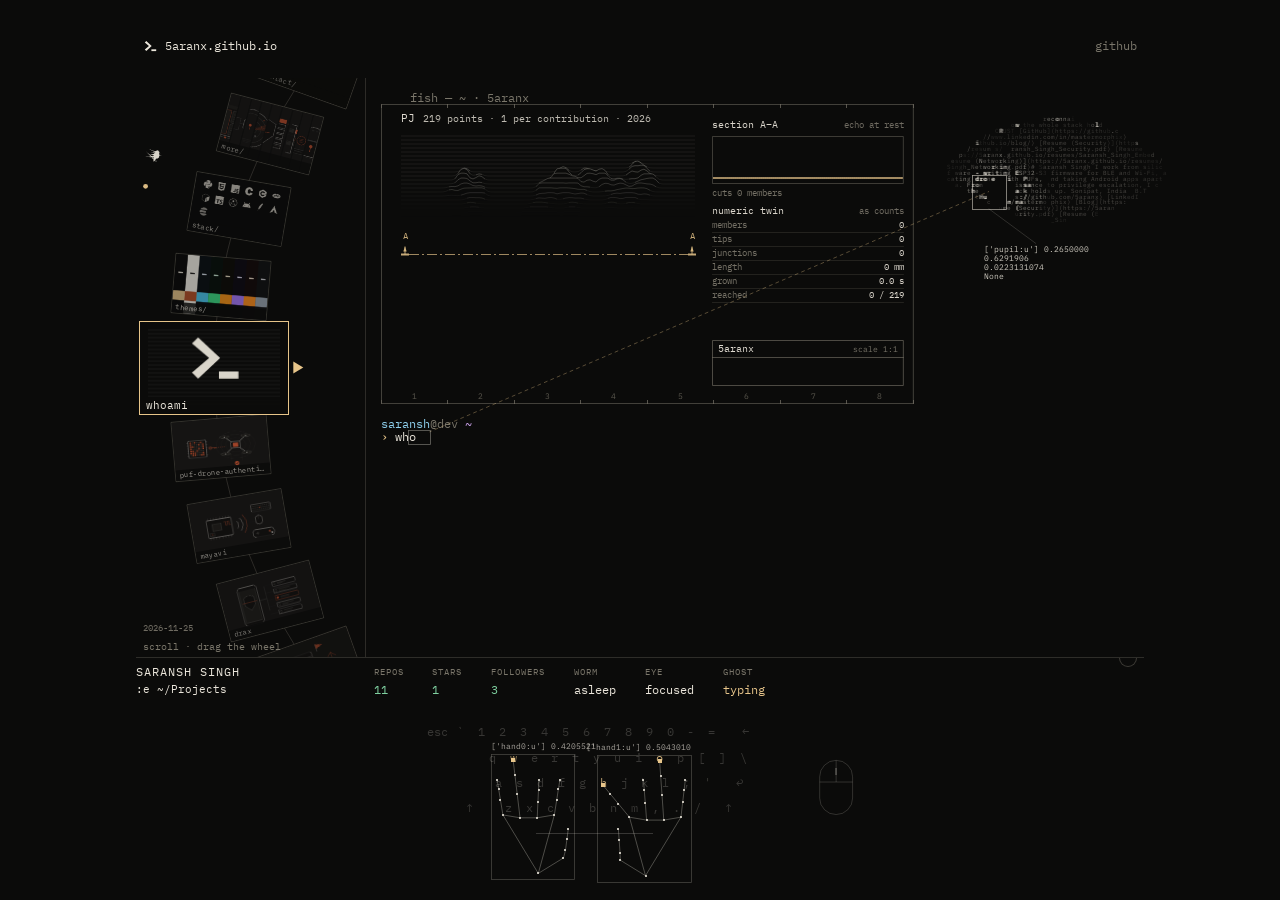
<file: site/index.html>
<!doctype html>
<html lang="en">
<head>
<meta charset="utf-8">
<meta http-equiv="Content-Security-Policy" content="default-src 'none'; script-src 'self'; style-src 'self' 'unsafe-inline'; img-src 'self' data: blob:; font-src 'self'; connect-src 'self'; media-src 'self' blob:; manifest-src 'self'; base-uri 'none'; form-action 'none'; object-src 'none'">
<meta name="referrer" content="strict-origin-when-cross-origin">
<script src="/framebust.js"></script>
<link rel="canonical" href="https://5aranx.github.io/site/">
<meta property="og:type" content="website"><meta property="og:site_name" content="Saransh Singh">
<meta property="og:title" content="Saransh Singh — projects, work and talks"><meta property="og:description" content="Projects, work, talks and field notes of Saransh Singh, opened in an editor.">
<meta property="og:url" content="https://5aranx.github.io/site/"><meta property="og:image" content="https://5aranx.github.io/og.png">
<meta name="twitter:card" content="summary_large_image"><meta name="twitter:image" content="https://5aranx.github.io/og.png">
<meta name="theme-color" content="#0d0f12">
<meta name="viewport" content="width=device-width, initial-scale=1">
<title>5aranx.github.io</title>
<meta name="description" content="5aranx.github.io — work, projects, talks and themes, opened in an editor.">
<link rel="icon" href="/favicon.svg" type="image/svg+xml">
<link rel="stylesheet" href="/intros/shared/frame.css">
<link rel="stylesheet" href="editor.css">
</head>
<body>
<main class="stage">
  <header class="frame-top">
    <a class="brand" href="/" data-tip="back to the intro"><svg viewBox="0 0 88 80" aria-hidden="true"><path d="M8 16L36 40L8 64L18 74L54 40L18 6Z"/><path d="M52 62H84V74H52Z"/></svg><span>5aranx.github.io</span></a>
    <nav class="switch is-solo" aria-label="Elsewhere"><a href="https://github.com/5aranx" rel="me">github</a></nav>
  </header>

  <h1 class="sr-only">5aranx.github.io — work, projects, talks and themes.</h1>

  <section class="editor" aria-label="Editor">
    <button class="tabline" type="button" aria-expanded="false" aria-controls="tree"><span class="tab-dir">~/Projects</span><span class="tab-file"></span><span class="tab-toggle" aria-hidden="true">↓</span></button>
    <nav class="wheel" id="tree" aria-label="Projects, themes and the log"></nav>
    <div class="pane">
      <p class="winbar"></p>
      <div class="buffer" tabindex="0" aria-live="polite"></div>
      <div class="eye-host" aria-hidden="true"></div>
    </div>
  </section>

  <div class="bar">
    <p class="bar-id" aria-hidden="true"><span class="bar-title">SARANSH SINGH</span><span class="bar-sub"><span class="cmd"></span><span class="hunt"></span><span class="keys"></span></span></p>
    <div class="bar-cols" aria-hidden="true"></div>
    <div class="bar-state" aria-hidden="true">
      <p class="col"><span class="label">WORM</span><span class="value" data-k="worm">lurking</span></p>
      <p class="col"><span class="label">EYE</span><span class="value" data-k="eye">closed</span></p>
      <p class="col"><span class="label">GHOST</span><span class="value" data-k="ghost">idle</span></p>
    </div>
    <button class="den" type="button" aria-label="worm" aria-pressed="false" data-tip="wake the worm"></button>
    <p class="bar-graph" aria-hidden="true"><span class="label span">VISITORS</span><span class="value end"></span><canvas></canvas></p>
  </div>
  <div class="desk" aria-hidden="true"></div>
</main>
<canvas class="overlay" aria-hidden="true"></canvas>
<script type="module" src="editor.js"></script>
</body>
</html>
</file>
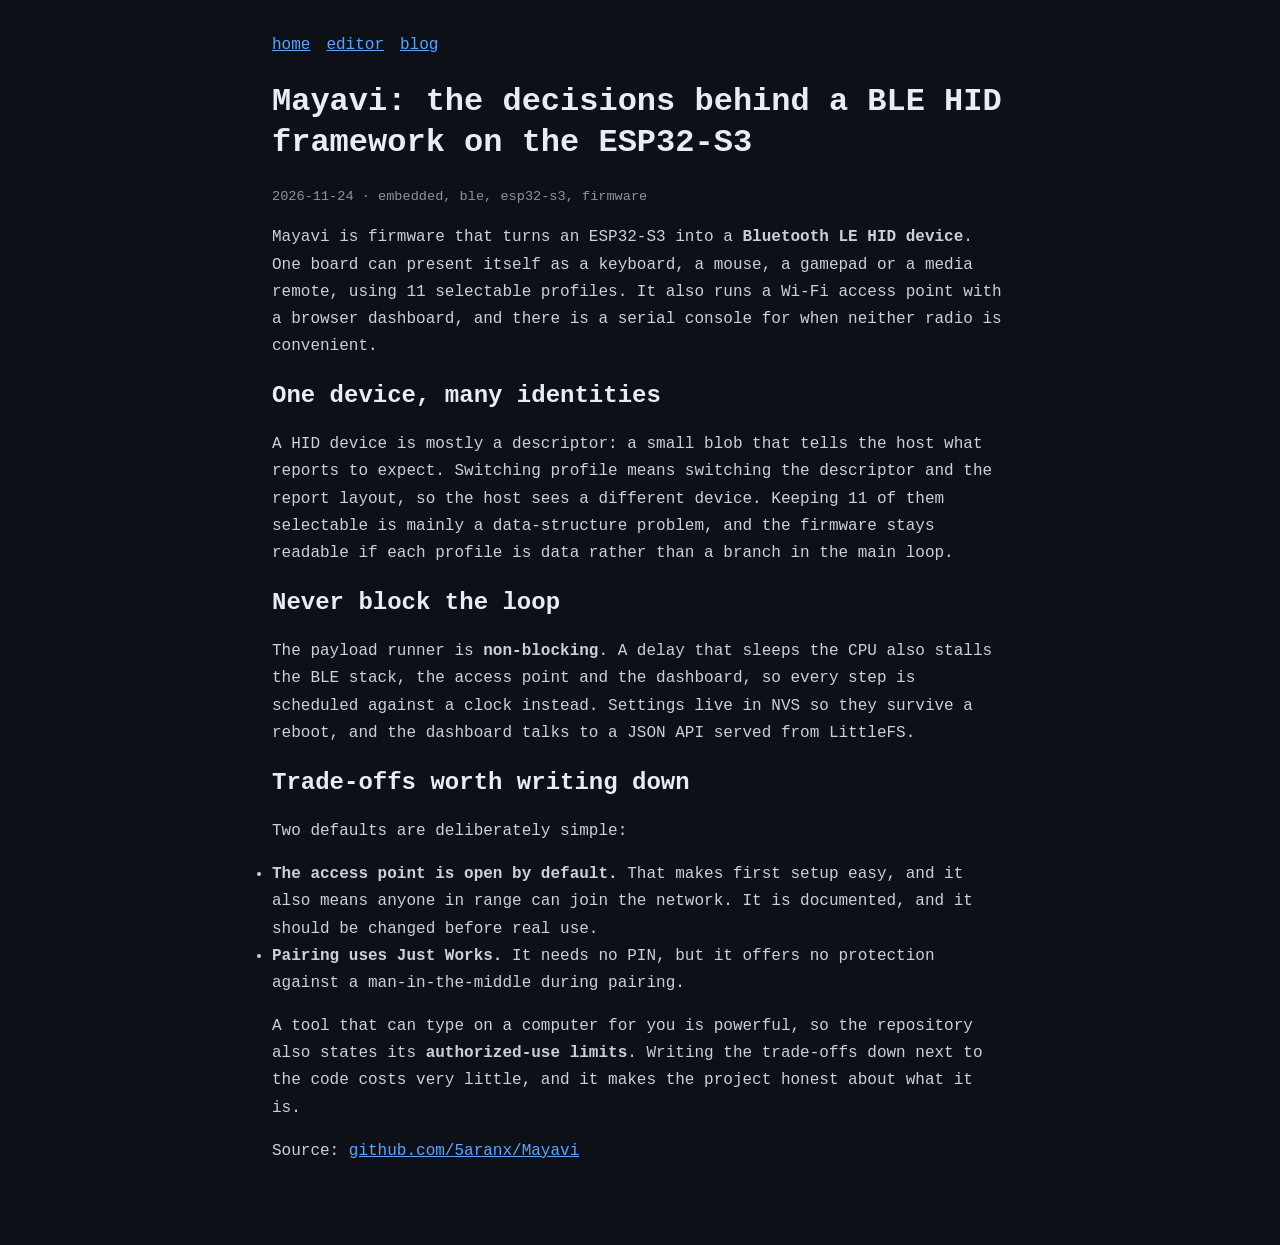
<file: blog/mayavi-ble-hid-esp32s3/index.html>
<!doctype html><html lang="en"><head><meta charset="utf-8"><meta name="viewport" content="width=device-width,initial-scale=1">
<meta http-equiv="Content-Security-Policy" content="default-src 'none'; style-src 'unsafe-inline'; img-src 'self' data:; base-uri 'none'; form-action 'none'">
<meta name="referrer" content="no-referrer"><title>Mayavi: the decisions behind a BLE HID framework on the ESP32-S3</title><meta name="description" content="What it takes to make one ESP32-S3 behave as a keyboard, mouse, gamepad and media remote, and which security trade-offs I chose to document instead of hide."><style>:root{color-scheme:dark}body{margin:0;background:#0d1117;color:#c9d1d9;font:16px/1.7 ui-monospace,SFMono-Regular,Menlo,monospace}
main{max-width:46rem;margin:0 auto;padding:2rem 1rem 4rem}a{color:#58a6ff}h1,h2,h3{color:#e6edf3;line-height:1.3}
.meta{color:#8b949e;font-size:.85rem}pre{background:#161b22;padding:1rem;overflow:auto;border-radius:6px}code{background:#161b22;padding:.1em .3em;border-radius:4px}
pre code{padding:0}li.post{margin:1.2rem 0;list-style:none}ul{padding:0}nav a{margin-right:1rem}</style></head>
<body><main><nav><a href="/">home</a><a href="/site/">editor</a><a href="/blog/">blog</a></nav><h1>Mayavi: the decisions behind a BLE HID framework on the ESP32-S3</h1><p class="meta">2026-11-24 · embedded, ble, esp32-s3, firmware</p><p>Mayavi is firmware that turns an ESP32-S3 into a <strong>Bluetooth LE HID device</strong>. One board can present itself as a keyboard, a mouse, a gamepad or a media remote, using 11 selectable profiles. It also runs a Wi-Fi access point with a browser dashboard, and there is a serial console for when neither radio is convenient.</p>
<h2>One device, many identities</h2>
<p>A HID device is mostly a descriptor: a small blob that tells the host what reports to expect. Switching profile means switching the descriptor and the report layout, so the host sees a different device. Keeping 11 of them selectable is mainly a data-structure problem, and the firmware stays readable if each profile is data rather than a branch in the main loop.</p>
<h2>Never block the loop</h2>
<p>The payload runner is <strong>non-blocking</strong>. A delay that sleeps the CPU also stalls the BLE stack, the access point and the dashboard, so every step is scheduled against a clock instead. Settings live in NVS so they survive a reboot, and the dashboard talks to a JSON API served from LittleFS.</p>
<h2>Trade-offs worth writing down</h2>
<p>Two defaults are deliberately simple:</p>
<ul>
<li><strong>The access point is open by default.</strong> That makes first setup easy, and it also means anyone in range can join the network. It is documented, and it should be changed before real use.</li>
<li><strong>Pairing uses Just Works.</strong> It needs no PIN, but it offers no protection against a man-in-the-middle during pairing.</li>
</ul>
<p>A tool that can type on a computer for you is powerful, so the repository also states its <strong>authorized-use limits</strong>. Writing the trade-offs down next to the code costs very little, and it makes the project honest about what it is.</p>
<p>Source: <a href="https://github.com/5aranx/Mayavi">github.com/5aranx/Mayavi</a></p></main></body></html>
</file>
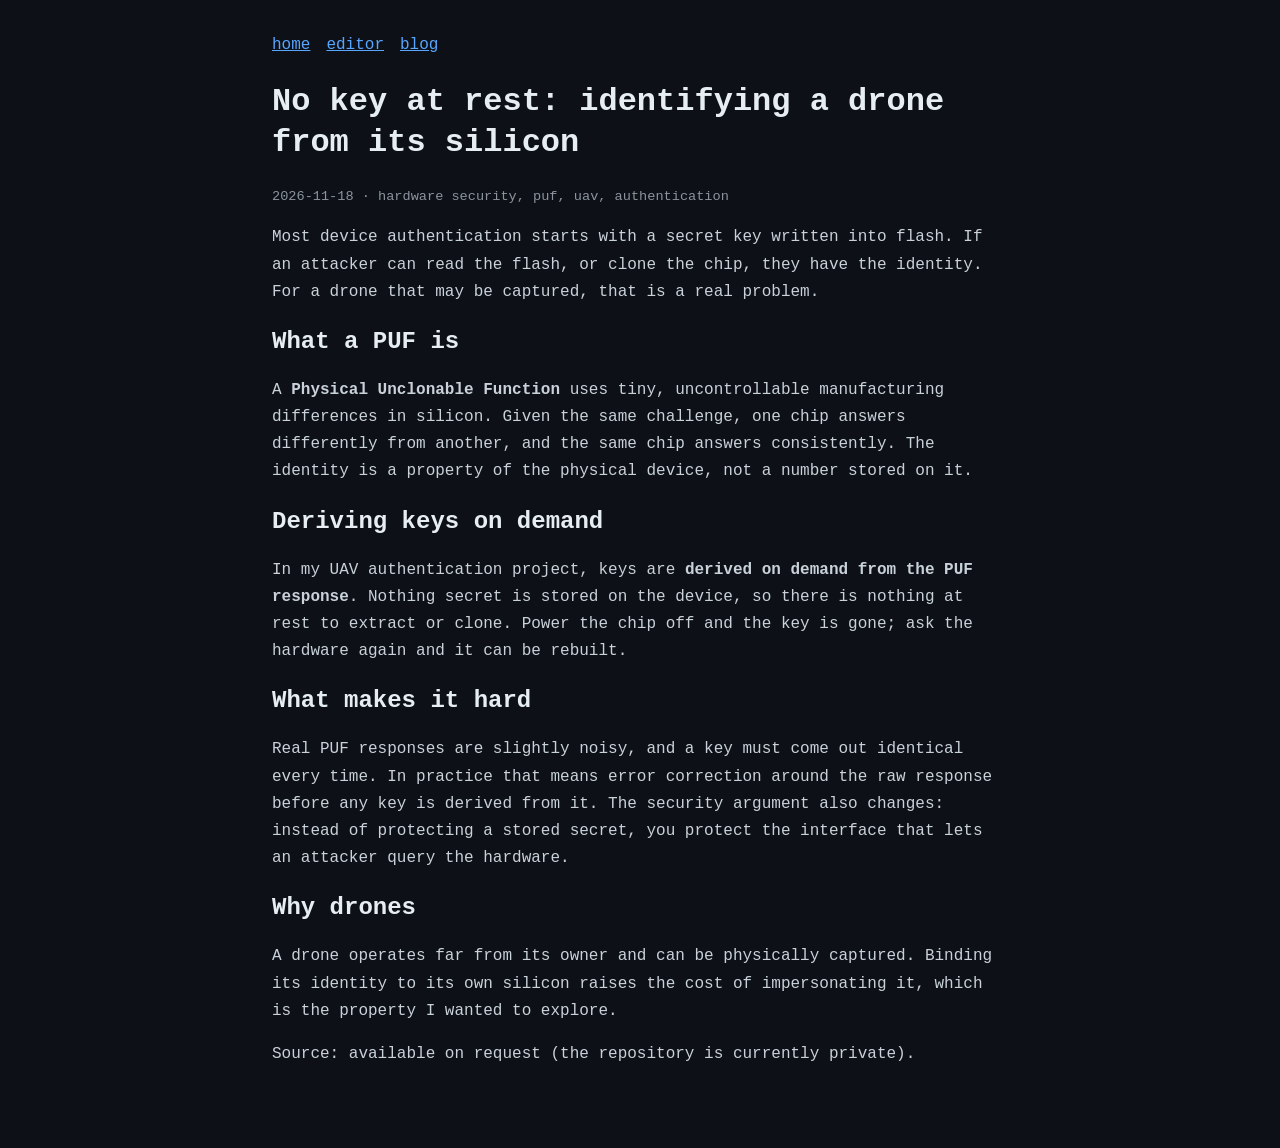
<file: blog/puf-drone-authentication/index.html>
<!doctype html><html lang="en"><head><meta charset="utf-8"><meta name="viewport" content="width=device-width,initial-scale=1">
<meta http-equiv="Content-Security-Policy" content="default-src 'none'; style-src 'unsafe-inline'; img-src 'self' data:; base-uri 'none'; form-action 'none'">
<meta name="referrer" content="no-referrer"><title>No key at rest: identifying a drone from its silicon</title><meta name="description" content="Why I built a UAV authentication system on Physical Unclonable Functions, and what it means for a device to have no stored secret to steal."><style>:root{color-scheme:dark}body{margin:0;background:#0d1117;color:#c9d1d9;font:16px/1.7 ui-monospace,SFMono-Regular,Menlo,monospace}
main{max-width:46rem;margin:0 auto;padding:2rem 1rem 4rem}a{color:#58a6ff}h1,h2,h3{color:#e6edf3;line-height:1.3}
.meta{color:#8b949e;font-size:.85rem}pre{background:#161b22;padding:1rem;overflow:auto;border-radius:6px}code{background:#161b22;padding:.1em .3em;border-radius:4px}
pre code{padding:0}li.post{margin:1.2rem 0;list-style:none}ul{padding:0}nav a{margin-right:1rem}</style></head>
<body><main><nav><a href="/">home</a><a href="/site/">editor</a><a href="/blog/">blog</a></nav><h1>No key at rest: identifying a drone from its silicon</h1><p class="meta">2026-11-18 · hardware security, puf, uav, authentication</p><p>Most device authentication starts with a secret key written into flash. If an attacker can read the flash, or clone the chip, they have the identity. For a drone that may be captured, that is a real problem.</p>
<h2>What a PUF is</h2>
<p>A <strong>Physical Unclonable Function</strong> uses tiny, uncontrollable manufacturing differences in silicon. Given the same challenge, one chip answers differently from another, and the same chip answers consistently. The identity is a property of the physical device, not a number stored on it.</p>
<h2>Deriving keys on demand</h2>
<p>In my UAV authentication project, keys are <strong>derived on demand from the PUF response</strong>. Nothing secret is stored on the device, so there is nothing at rest to extract or clone. Power the chip off and the key is gone; ask the hardware again and it can be rebuilt.</p>
<h2>What makes it hard</h2>
<p>Real PUF responses are slightly noisy, and a key must come out identical every time. In practice that means error correction around the raw response before any key is derived from it. The security argument also changes: instead of protecting a stored secret, you protect the interface that lets an attacker query the hardware.</p>
<h2>Why drones</h2>
<p>A drone operates far from its owner and can be physically captured. Binding its identity to its own silicon raises the cost of impersonating it, which is the property I wanted to explore.</p>
<p>Source: available on request (the repository is currently private).</p></main></body></html>
</file>
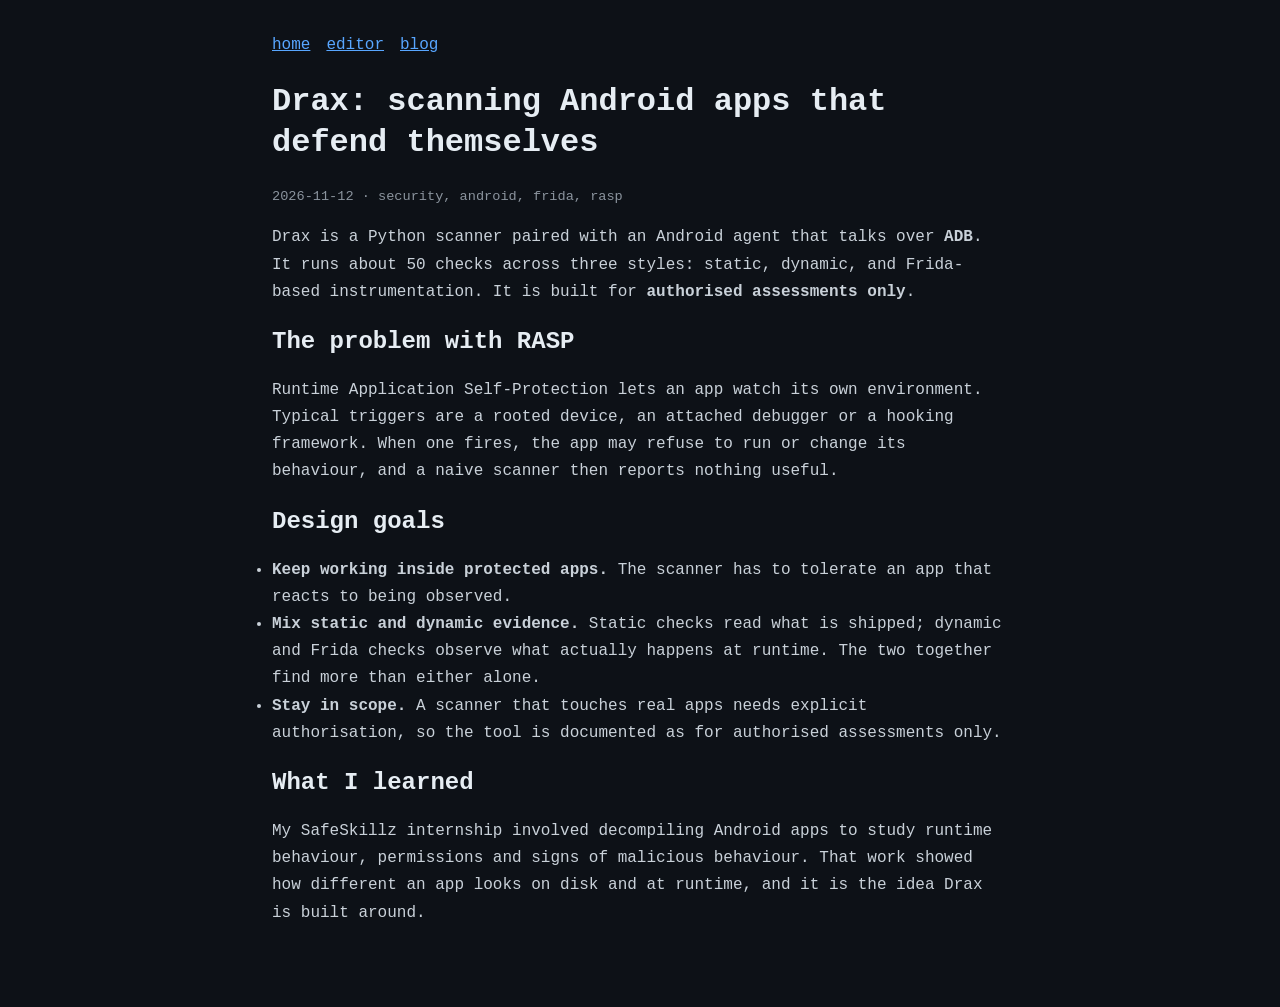
<file: blog/scanning-rasp-protected-apps-with-drax/index.html>
<!doctype html><html lang="en"><head><meta charset="utf-8"><meta name="viewport" content="width=device-width,initial-scale=1">
<meta http-equiv="Content-Security-Policy" content="default-src 'none'; style-src 'unsafe-inline'; img-src 'self' data:; base-uri 'none'; form-action 'none'">
<meta name="referrer" content="no-referrer"><title>Drax: scanning Android apps that defend themselves</title><meta name="description" content="Notes on building a mobile app security scanner whose checks keep working when the app under test is protected by RASP."><style>:root{color-scheme:dark}body{margin:0;background:#0d1117;color:#c9d1d9;font:16px/1.7 ui-monospace,SFMono-Regular,Menlo,monospace}
main{max-width:46rem;margin:0 auto;padding:2rem 1rem 4rem}a{color:#58a6ff}h1,h2,h3{color:#e6edf3;line-height:1.3}
.meta{color:#8b949e;font-size:.85rem}pre{background:#161b22;padding:1rem;overflow:auto;border-radius:6px}code{background:#161b22;padding:.1em .3em;border-radius:4px}
pre code{padding:0}li.post{margin:1.2rem 0;list-style:none}ul{padding:0}nav a{margin-right:1rem}</style></head>
<body><main><nav><a href="/">home</a><a href="/site/">editor</a><a href="/blog/">blog</a></nav><h1>Drax: scanning Android apps that defend themselves</h1><p class="meta">2026-11-12 · security, android, frida, rasp</p><p>Drax is a Python scanner paired with an Android agent that talks over <strong>ADB</strong>. It runs about 50 checks across three styles: static, dynamic, and Frida-based instrumentation. It is built for <strong>authorised assessments only</strong>.</p>
<h2>The problem with RASP</h2>
<p>Runtime Application Self-Protection lets an app watch its own environment. Typical triggers are a rooted device, an attached debugger or a hooking framework. When one fires, the app may refuse to run or change its behaviour, and a naive scanner then reports nothing useful.</p>
<h2>Design goals</h2>
<ul>
<li><strong>Keep working inside protected apps.</strong> The scanner has to tolerate an app that reacts to being observed.</li>
<li><strong>Mix static and dynamic evidence.</strong> Static checks read what is shipped; dynamic and Frida checks observe what actually happens at runtime. The two together find more than either alone.</li>
<li><strong>Stay in scope.</strong> A scanner that touches real apps needs explicit authorisation, so the tool is documented as for authorised assessments only.</li>
</ul>
<h2>What I learned</h2>
<p>My SafeSkillz internship involved decompiling Android apps to study runtime behaviour, permissions and signs of malicious behaviour. That work showed how different an app looks on disk and at runtime, and it is the idea Drax is built around.</p></main></body></html>
</file>
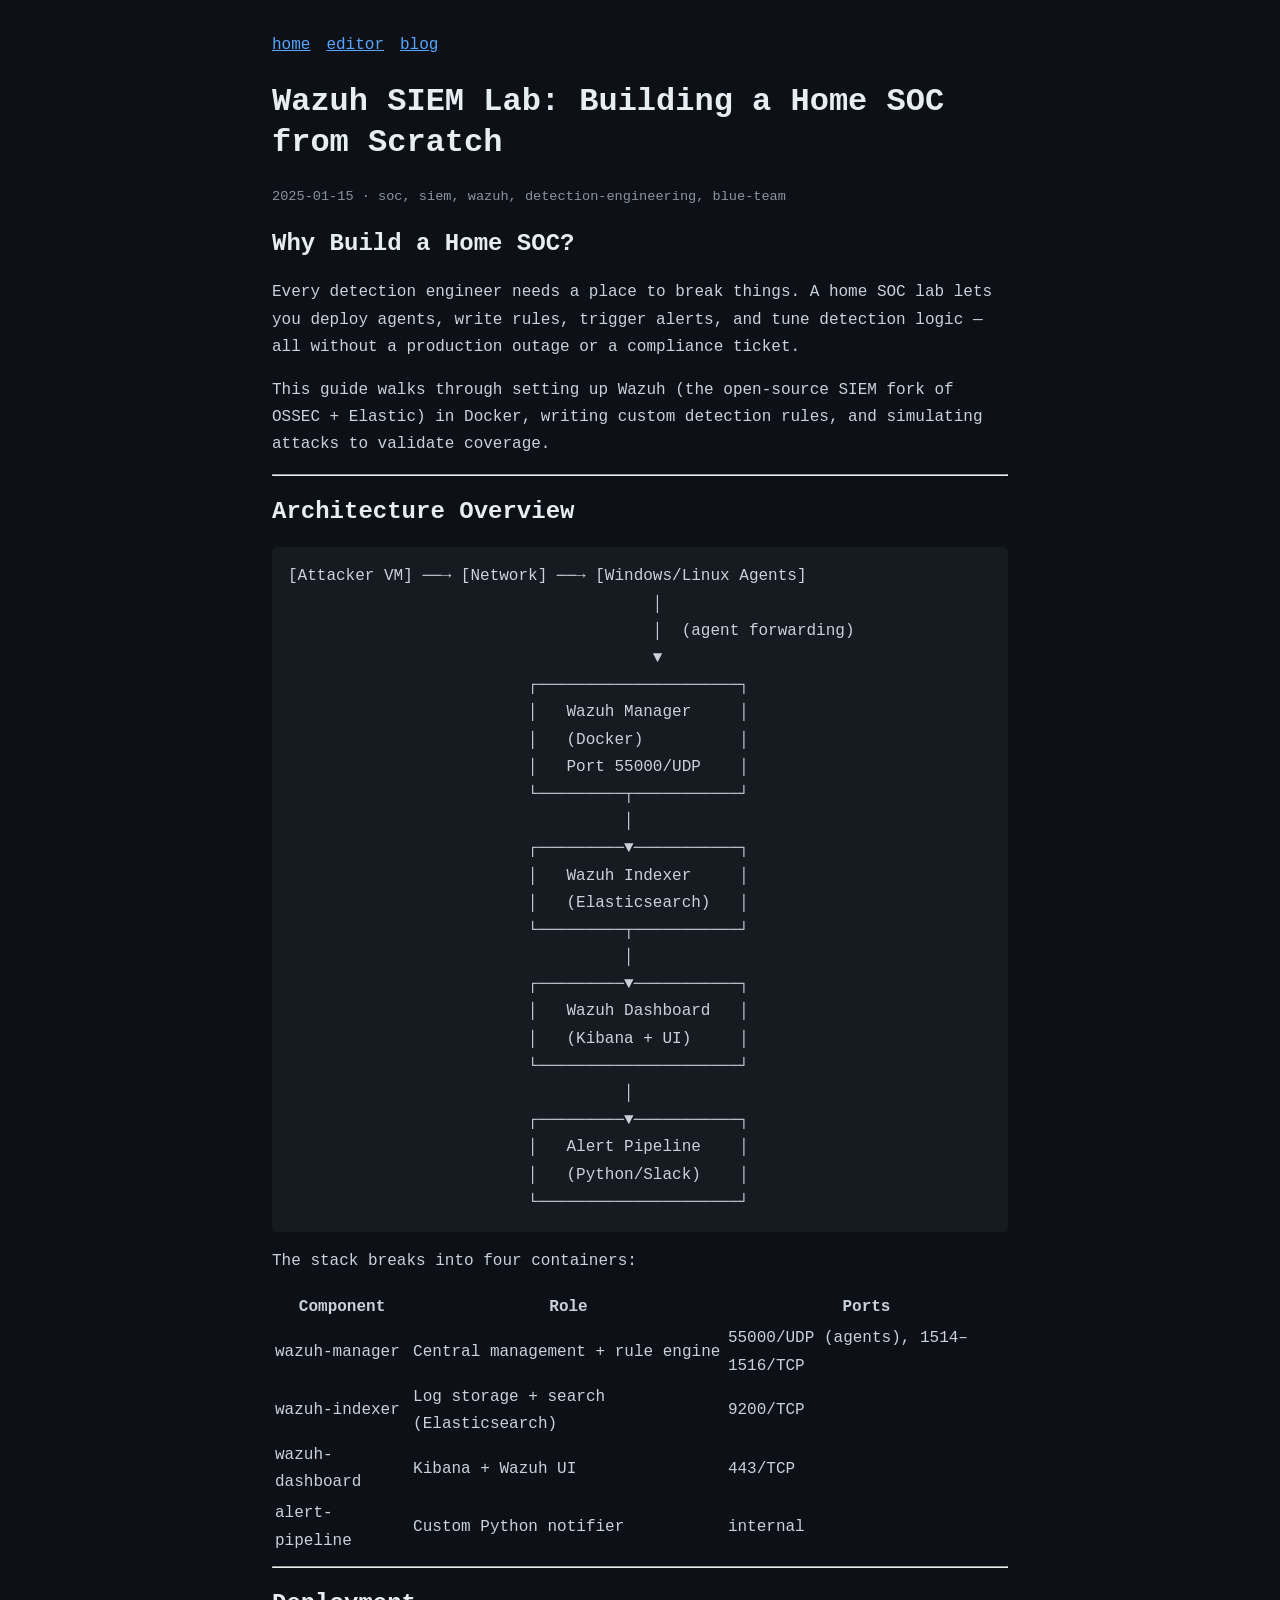
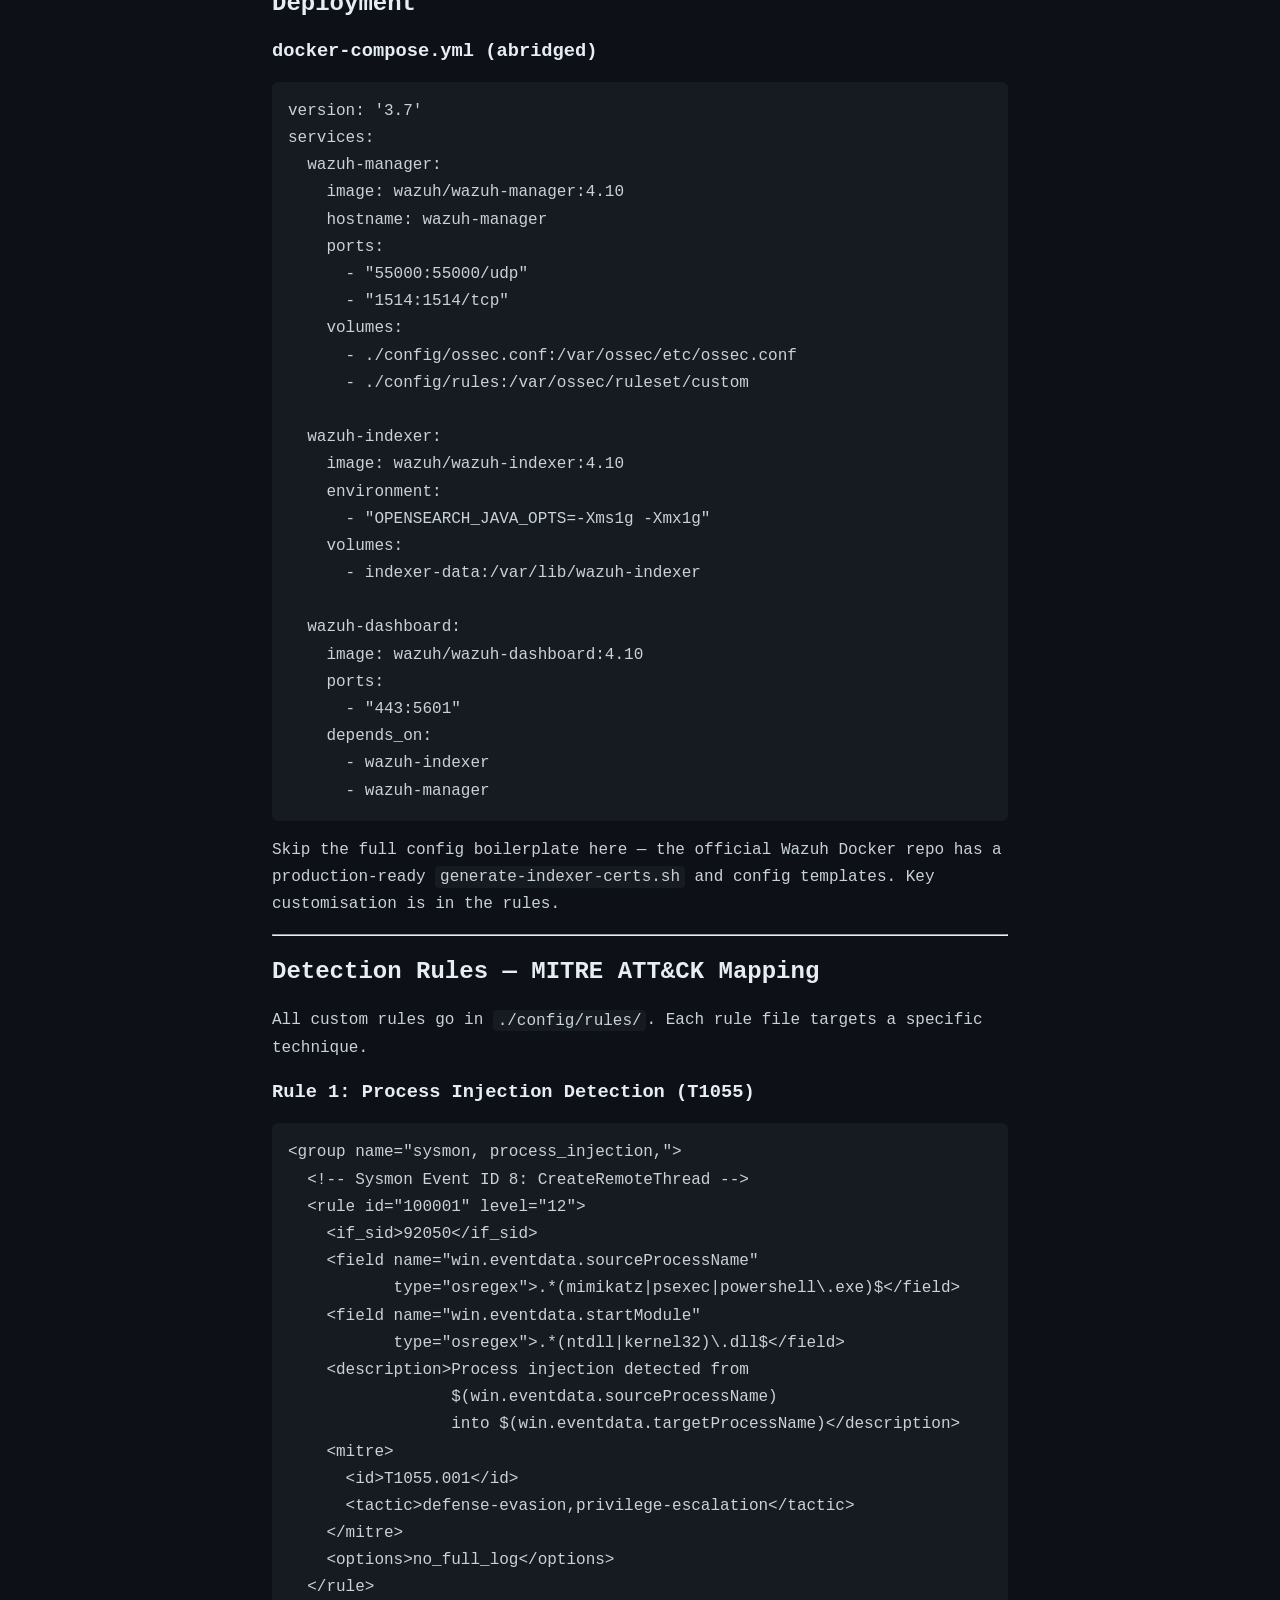
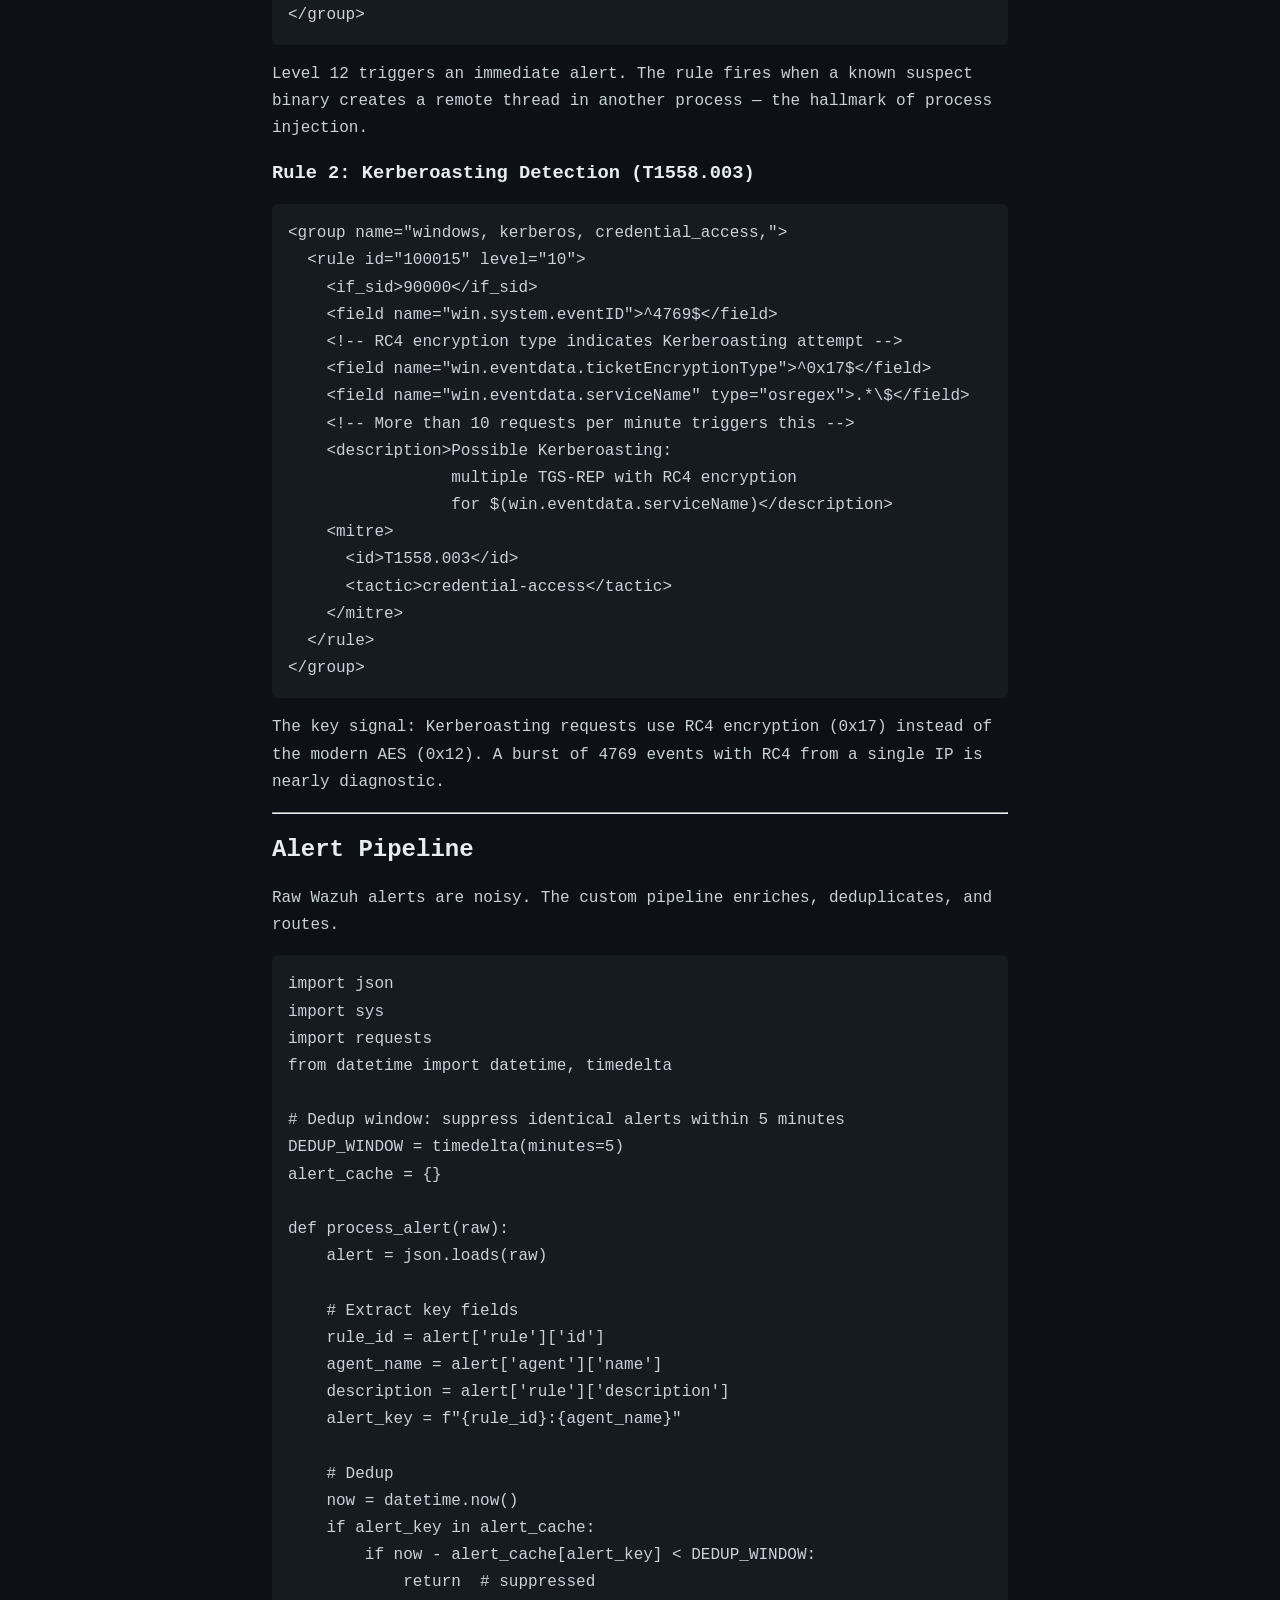
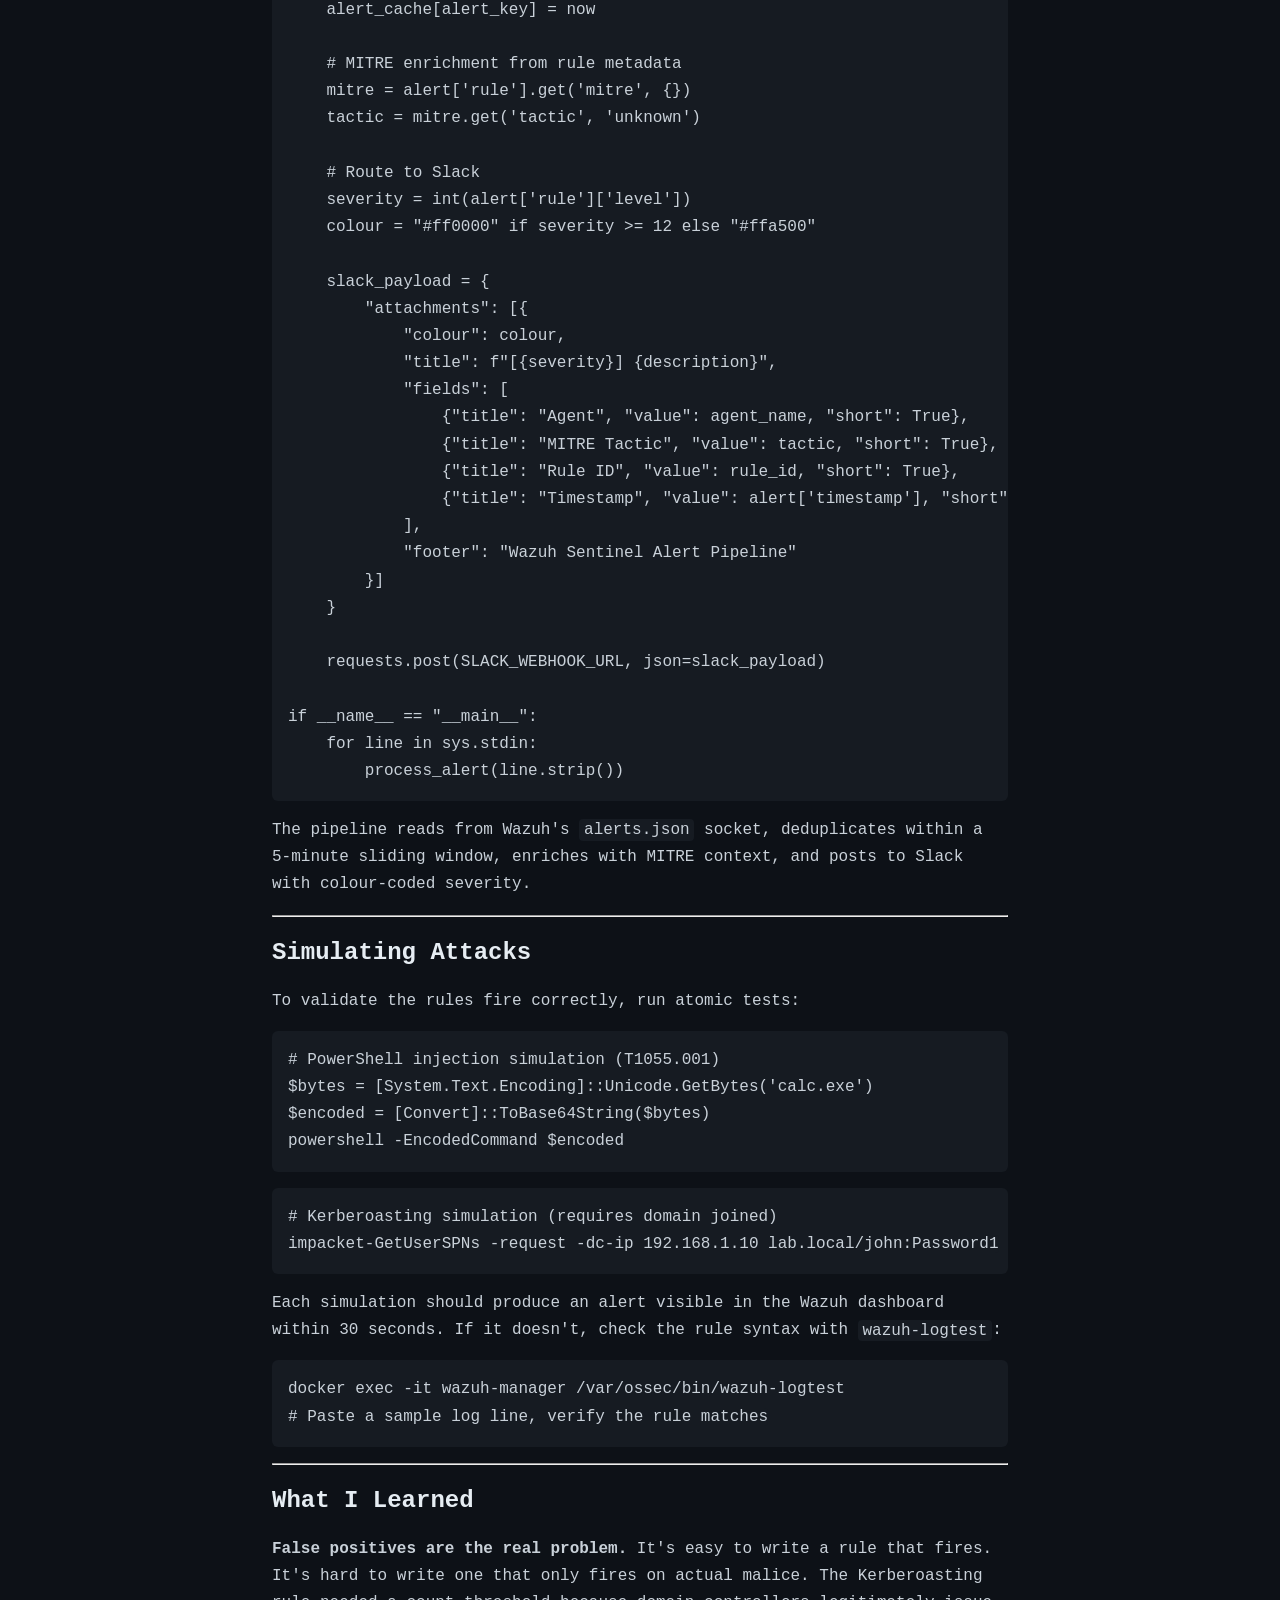
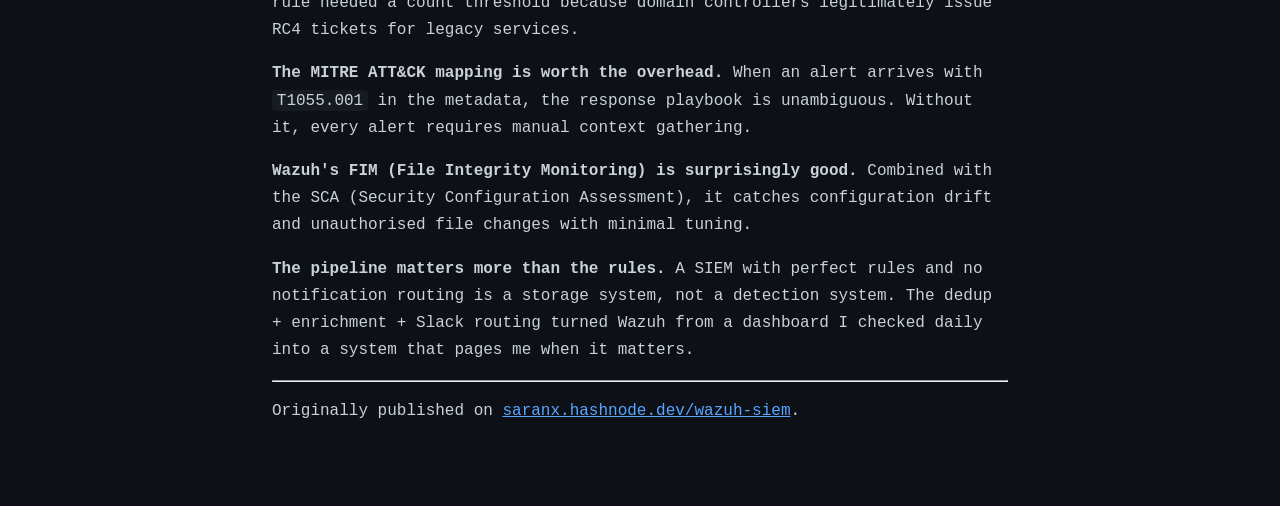
<file: blog/wazuh-siem-home-soc/index.html>
<!doctype html><html lang="en"><head><meta charset="utf-8"><meta name="viewport" content="width=device-width,initial-scale=1">
<meta http-equiv="Content-Security-Policy" content="default-src 'none'; style-src 'unsafe-inline'; img-src 'self' data:; base-uri 'none'; form-action 'none'">
<meta name="referrer" content="no-referrer"><title>Wazuh SIEM Lab: Building a Home SOC from Scratch</title><meta name="description" content="Deploying Wazuh in Docker, writing custom detection rules, building dashboards and validating coverage, with MITRE ATT&amp;CK mapping and an automated alert pipeline."><style>:root{color-scheme:dark}body{margin:0;background:#0d1117;color:#c9d1d9;font:16px/1.7 ui-monospace,SFMono-Regular,Menlo,monospace}
main{max-width:46rem;margin:0 auto;padding:2rem 1rem 4rem}a{color:#58a6ff}h1,h2,h3{color:#e6edf3;line-height:1.3}
.meta{color:#8b949e;font-size:.85rem}pre{background:#161b22;padding:1rem;overflow:auto;border-radius:6px}code{background:#161b22;padding:.1em .3em;border-radius:4px}
pre code{padding:0}li.post{margin:1.2rem 0;list-style:none}ul{padding:0}nav a{margin-right:1rem}</style></head>
<body><main><nav><a href="/">home</a><a href="/site/">editor</a><a href="/blog/">blog</a></nav><h1>Wazuh SIEM Lab: Building a Home SOC from Scratch</h1><p class="meta">2025-01-15 · soc, siem, wazuh, detection-engineering, blue-team</p><h2>Why Build a Home SOC?</h2>
<p>Every detection engineer needs a place to break things. A home SOC lab lets you deploy agents, write rules, trigger alerts, and tune detection logic — all without a production outage or a compliance ticket.</p>
<p>This guide walks through setting up Wazuh (the open-source SIEM fork of OSSEC + Elastic) in Docker, writing custom detection rules, and simulating attacks to validate coverage.</p>
<hr />
<h2>Architecture Overview</h2>
<pre><code>[Attacker VM] ──→ [Network] ──→ [Windows/Linux Agents]
                                      │
                                      │  (agent forwarding)
                                      ▼
                         ┌─────────────────────┐
                         │   Wazuh Manager     │
                         │   (Docker)          │
                         │   Port 55000/UDP    │
                         └─────────┬───────────┘
                                   │
                         ┌─────────▼───────────┐
                         │   Wazuh Indexer     │
                         │   (Elasticsearch)   │
                         └─────────┬───────────┘
                                   │
                         ┌─────────▼───────────┐
                         │   Wazuh Dashboard   │
                         │   (Kibana + UI)     │
                         └─────────────────────┘
                                   │
                         ┌─────────▼───────────┐
                         │   Alert Pipeline    │
                         │   (Python/Slack)    │
                         └─────────────────────┘
</code></pre>
<p>The stack breaks into four containers:</p>
<table>
<thead>
<tr>
<th>Component</th>
<th>Role</th>
<th>Ports</th>
</tr>
</thead>
<tbody>
<tr>
<td>wazuh-manager</td>
<td>Central management + rule engine</td>
<td>55000/UDP (agents), 1514–1516/TCP</td>
</tr>
<tr>
<td>wazuh-indexer</td>
<td>Log storage + search (Elasticsearch)</td>
<td>9200/TCP</td>
</tr>
<tr>
<td>wazuh-dashboard</td>
<td>Kibana + Wazuh UI</td>
<td>443/TCP</td>
</tr>
<tr>
<td>alert-pipeline</td>
<td>Custom Python notifier</td>
<td>internal</td>
</tr>
</tbody>
</table>
<hr />
<h2>Deployment</h2>
<h3>docker-compose.yml (abridged)</h3>
<pre><code class="language-yaml">version: '3.7'
services:
  wazuh-manager:
    image: wazuh/wazuh-manager:4.10
    hostname: wazuh-manager
    ports:
      - &quot;55000:55000/udp&quot;
      - &quot;1514:1514/tcp&quot;
    volumes:
      - ./config/ossec.conf:/var/ossec/etc/ossec.conf
      - ./config/rules:/var/ossec/ruleset/custom

  wazuh-indexer:
    image: wazuh/wazuh-indexer:4.10
    environment:
      - &quot;OPENSEARCH_JAVA_OPTS=-Xms1g -Xmx1g&quot;
    volumes:
      - indexer-data:/var/lib/wazuh-indexer

  wazuh-dashboard:
    image: wazuh/wazuh-dashboard:4.10
    ports:
      - &quot;443:5601&quot;
    depends_on:
      - wazuh-indexer
      - wazuh-manager
</code></pre>
<p>Skip the full config boilerplate here — the official Wazuh Docker repo has a production-ready <code>generate-indexer-certs.sh</code> and config templates. Key customisation is in the rules.</p>
<hr />
<h2>Detection Rules — MITRE ATT&amp;CK Mapping</h2>
<p>All custom rules go in <code>./config/rules/</code>. Each rule file targets a specific technique.</p>
<h3>Rule 1: Process Injection Detection (T1055)</h3>
<pre><code class="language-xml">&lt;group name=&quot;sysmon, process_injection,&quot;&gt;
  &lt;!-- Sysmon Event ID 8: CreateRemoteThread --&gt;
  &lt;rule id=&quot;100001&quot; level=&quot;12&quot;&gt;
    &lt;if_sid&gt;92050&lt;/if_sid&gt;
    &lt;field name=&quot;win.eventdata.sourceProcessName&quot;
           type=&quot;osregex&quot;&gt;.*(mimikatz|psexec|powershell\.exe)$&lt;/field&gt;
    &lt;field name=&quot;win.eventdata.startModule&quot;
           type=&quot;osregex&quot;&gt;.*(ntdll|kernel32)\.dll$&lt;/field&gt;
    &lt;description&gt;Process injection detected from
                 $(win.eventdata.sourceProcessName)
                 into $(win.eventdata.targetProcessName)&lt;/description&gt;
    &lt;mitre&gt;
      &lt;id&gt;T1055.001&lt;/id&gt;
      &lt;tactic&gt;defense-evasion,privilege-escalation&lt;/tactic&gt;
    &lt;/mitre&gt;
    &lt;options&gt;no_full_log&lt;/options&gt;
  &lt;/rule&gt;
&lt;/group&gt;
</code></pre>
<p>Level 12 triggers an immediate alert. The rule fires when a known suspect binary creates a remote thread in another process — the hallmark of process injection.</p>
<h3>Rule 2: Kerberoasting Detection (T1558.003)</h3>
<pre><code class="language-xml">&lt;group name=&quot;windows, kerberos, credential_access,&quot;&gt;
  &lt;rule id=&quot;100015&quot; level=&quot;10&quot;&gt;
    &lt;if_sid&gt;90000&lt;/if_sid&gt;
    &lt;field name=&quot;win.system.eventID&quot;&gt;^4769$&lt;/field&gt;
    &lt;!-- RC4 encryption type indicates Kerberoasting attempt --&gt;
    &lt;field name=&quot;win.eventdata.ticketEncryptionType&quot;&gt;^0x17$&lt;/field&gt;
    &lt;field name=&quot;win.eventdata.serviceName&quot; type=&quot;osregex&quot;&gt;.*\$&lt;/field&gt;
    &lt;!-- More than 10 requests per minute triggers this --&gt;
    &lt;description&gt;Possible Kerberoasting:
                 multiple TGS-REP with RC4 encryption
                 for $(win.eventdata.serviceName)&lt;/description&gt;
    &lt;mitre&gt;
      &lt;id&gt;T1558.003&lt;/id&gt;
      &lt;tactic&gt;credential-access&lt;/tactic&gt;
    &lt;/mitre&gt;
  &lt;/rule&gt;
&lt;/group&gt;
</code></pre>
<p>The key signal: Kerberoasting requests use RC4 encryption (0x17) instead of the modern AES (0x12). A burst of 4769 events with RC4 from a single IP is nearly diagnostic.</p>
<hr />
<h2>Alert Pipeline</h2>
<p>Raw Wazuh alerts are noisy. The custom pipeline enriches, deduplicates, and routes.</p>
<pre><code class="language-python">import json
import sys
import requests
from datetime import datetime, timedelta

# Dedup window: suppress identical alerts within 5 minutes
DEDUP_WINDOW = timedelta(minutes=5)
alert_cache = {}

def process_alert(raw):
    alert = json.loads(raw)

    # Extract key fields
    rule_id = alert['rule']['id']
    agent_name = alert['agent']['name']
    description = alert['rule']['description']
    alert_key = f&quot;{rule_id}:{agent_name}&quot;

    # Dedup
    now = datetime.now()
    if alert_key in alert_cache:
        if now - alert_cache[alert_key] &lt; DEDUP_WINDOW:
            return  # suppressed
    alert_cache[alert_key] = now

    # MITRE enrichment from rule metadata
    mitre = alert['rule'].get('mitre', {})
    tactic = mitre.get('tactic', 'unknown')

    # Route to Slack
    severity = int(alert['rule']['level'])
    colour = &quot;#ff0000&quot; if severity &gt;= 12 else &quot;#ffa500&quot;

    slack_payload = {
        &quot;attachments&quot;: [{
            &quot;colour&quot;: colour,
            &quot;title&quot;: f&quot;[{severity}] {description}&quot;,
            &quot;fields&quot;: [
                {&quot;title&quot;: &quot;Agent&quot;, &quot;value&quot;: agent_name, &quot;short&quot;: True},
                {&quot;title&quot;: &quot;MITRE Tactic&quot;, &quot;value&quot;: tactic, &quot;short&quot;: True},
                {&quot;title&quot;: &quot;Rule ID&quot;, &quot;value&quot;: rule_id, &quot;short&quot;: True},
                {&quot;title&quot;: &quot;Timestamp&quot;, &quot;value&quot;: alert['timestamp'], &quot;short&quot;: True}
            ],
            &quot;footer&quot;: &quot;Wazuh Sentinel Alert Pipeline&quot;
        }]
    }

    requests.post(SLACK_WEBHOOK_URL, json=slack_payload)

if __name__ == &quot;__main__&quot;:
    for line in sys.stdin:
        process_alert(line.strip())
</code></pre>
<p>The pipeline reads from Wazuh's <code>alerts.json</code> socket, deduplicates within a 5-minute sliding window, enriches with MITRE context, and posts to Slack with colour-coded severity.</p>
<hr />
<h2>Simulating Attacks</h2>
<p>To validate the rules fire correctly, run atomic tests:</p>
<pre><code class="language-powershell"># PowerShell injection simulation (T1055.001)
$bytes = [System.Text.Encoding]::Unicode.GetBytes('calc.exe')
$encoded = [Convert]::ToBase64String($bytes)
powershell -EncodedCommand $encoded
</code></pre>
<pre><code class="language-bash"># Kerberoasting simulation (requires domain joined)
impacket-GetUserSPNs -request -dc-ip 192.168.1.10 lab.local/john:Password1
</code></pre>
<p>Each simulation should produce an alert visible in the Wazuh dashboard within 30 seconds. If it doesn't, check the rule syntax with <code>wazuh-logtest</code>:</p>
<pre><code class="language-bash">docker exec -it wazuh-manager /var/ossec/bin/wazuh-logtest
# Paste a sample log line, verify the rule matches
</code></pre>
<hr />
<h2>What I Learned</h2>
<p><strong>False positives are the real problem.</strong> It's easy to write a rule that fires. It's hard to write one that only fires on actual malice. The Kerberoasting rule needed a count threshold because domain controllers legitimately issue RC4 tickets for legacy services.</p>
<p><strong>The MITRE ATT&amp;CK mapping is worth the overhead.</strong> When an alert arrives with <code>T1055.001</code> in the metadata, the response playbook is unambiguous. Without it, every alert requires manual context gathering.</p>
<p><strong>Wazuh's FIM (File Integrity Monitoring) is surprisingly good.</strong> Combined with the SCA (Security Configuration Assessment), it catches configuration drift and unauthorised file changes with minimal tuning.</p>
<p><strong>The pipeline matters more than the rules.</strong> A SIEM with perfect rules and no notification routing is a storage system, not a detection system. The dedup + enrichment + Slack routing turned Wazuh from a dashboard I checked daily into a system that pages me when it matters.</p>
<hr />
<p>Originally published on <a href="https://saranx.hashnode.dev/wazuh-siem">saranx.hashnode.dev/wazuh-siem</a>.</p></main></body></html>
</file>
<file: intros/shared/frame.css>
@font-face {
  font-family: "Archivo";
  src: url("/assets/fonts/archivo.ttf") format("truetype");
  font-weight: 100 900;
  font-stretch: 62% 125%;
  font-display: swap;
}

@font-face {
  font-family: "Instrument Serif";
  src: url("/assets/fonts/InstrumentSerif-Regular.ttf") format("truetype");
  font-style: normal;
  font-weight: 400;
  font-display: swap;
}

@font-face {
  font-family: "Instrument Serif";
  src: url("/intros/shared/InstrumentSerif-Italic.ttf") format("truetype");
  font-style: italic;
  font-weight: 400;
  font-display: swap;
}

@font-face {
  font-family: "Plex Mono";
  src: url("/assets/fonts/IBMPlexMono-Regular.ttf") format("truetype");
  font-weight: 400;
  font-display: swap;
}

*,
*::before,
*::after {
  box-sizing: border-box;
}

html,
body {
  margin: 0;
  height: 100%;
}

body {
  background: var(--bg);
  color: var(--ink);
  font-family: "Archivo", system-ui, sans-serif;
  -webkit-font-smoothing: antialiased;
}

a,
button {
  color: inherit;
}

button {
  font: inherit;
}

:focus-visible {
  outline: 2px solid var(--ink);
  outline-offset: 3px;
}

.stage {
  position: relative;
  height: 100svh;
  min-height: 560px;
  overflow: hidden;
}

.frame-top {
  position: absolute;
  top: 26px;
  left: 40px;
  right: 40px;
  z-index: 6;
  display: flex;
  align-items: center;
  justify-content: space-between;
  gap: 16px;
  pointer-events: none;
}

.frame-top > * {
  pointer-events: auto;
}

.brand {
  display: inline-flex;
  align-items: center;
  gap: 12px;
  min-height: 44px;
  color: var(--chrome);
  font-weight: 500;
  font-size: 11px;
  letter-spacing: 0.3em;
  text-decoration: none;
}

.brand svg {
  width: 18px;
  height: auto;
  fill: currentColor;
}

.switch {
  display: flex;
  gap: 2px;
}

.switch a {
  display: inline-flex;
  align-items: center;
  justify-content: center;
  min-width: 44px;
  min-height: 44px;
  color: var(--dim);
  font: 400 11px/1 "Plex Mono", monospace;
  letter-spacing: 0.14em;
  text-decoration: none;
}

.switch a:hover {
  color: var(--ink);
}

.switch a[aria-current="page"] {
  color: var(--ink);
  text-decoration: underline;
  text-underline-offset: 7px;
}

.enter {
  position: absolute;
  right: 40px;
  bottom: 26px;
  z-index: 6;
  display: inline-flex;
  align-items: center;
  gap: 10px;
  min-height: 44px;
  text-transform: uppercase;
  color: var(--chrome);
  font-weight: 500;
  font-size: 11px;
  letter-spacing: 0.3em;
  text-decoration: none;
}

.serif {
  font-family: "Instrument Serif", serif;
  font-weight: 400;
}

.serif i {
  font-style: italic;
}

.mono {
  font-family: "Plex Mono", monospace;
  font-size: 10.5px;
  letter-spacing: 0.16em;
  text-transform: uppercase;
}

.quiet-button {
  min-height: 44px;
  padding: 0;
  border: 0;
  background: none;
  color: var(--dim);
  cursor: pointer;
}

.quiet-button:hover {
  color: var(--ink);
}

.is-hidden {
  visibility: hidden;
}

.sr-only {
  position: absolute;
  width: 1px;
  height: 1px;
  overflow: hidden;
  clip-path: inset(50%);
  white-space: nowrap;
}

.poster {
  position: absolute;
  inset: 0;
  z-index: 4;
  width: 100%;
  height: 100%;
  object-fit: cover;
}

@media (max-width: 640px) {
  .frame-top {
    top: 12px;
    left: 16px;
    right: 12px;
  }

  .brand span {
    display: none;
  }

  .enter {
    right: 16px;
    bottom: 12px;
  }
}
</file>
<file: site/editor.css>
body {
  font-family: "Plex Mono", ui-monospace, monospace;
  --bg: #0c0b0d;
  --ink: #d8d1cc;
  --dim: #7d8581;
  --chrome: #9d9894;
  --accent: #ff2fb3;
  --line: #1a191a;
  --kw: #bd5cff;
  --str: #f2f2ea;
  --fn: #6c70e0;
  --ty: #53b1ca;
  --num: #8f57ff;
  --cell-w: 7.2px;
  --cell-h: 13px;
  --margin: 64px;
  --wide: 1008px;
  --desk-h: 184px;
  --bar-h: 46px;
  --eye-w: 216px;
  transition: background-color 420ms cubic-bezier(0.23, 1, 0.32, 1), color 420ms cubic-bezier(0.23, 1, 0.32, 1);
}

.stage {
  display: grid;
  grid-template-columns: min(calc(100vw - 2 * var(--margin)), var(--wide));
  grid-template-rows: calc(6 * var(--cell-h)) minmax(0, 1fr) var(--bar-h) var(--desk-h) var(--cell-h);
  justify-content: center;
  font: 400 12px/13px "Plex Mono", ui-monospace, monospace;
}

.frame-top {
  position: relative;
  inset: auto;
  grid-row: 1;
  display: block;
}

.brand {
  position: absolute;
  left: var(--cell-w);
  top: calc(3 * var(--cell-h));
  gap: var(--cell-w);
  min-height: 0;
  color: var(--ink);
  font: 400 12px/13px "Plex Mono", ui-monospace, monospace;
  letter-spacing: 0;
}

.brand svg {
  width: calc(2 * var(--cell-w));
  height: 12px;
}

.brand::after,
.switch a::after {
  content: "";
  position: absolute;
  inset: -16px -8px;
}

.switch {
  position: absolute;
  right: var(--cell-w);
  top: calc(3 * var(--cell-h));
}

.switch a {
  position: relative;
  min-width: 0;
  min-height: 0;
  font: 400 12px/13px "Plex Mono", ui-monospace, monospace;
  letter-spacing: 0;
}

.editor {
  position: relative;
  grid-row: 2;
  display: grid;
  grid-template-columns: calc(32 * var(--cell-w)) minmax(0, 1fr);
  min-height: 0;
}

.tabline {
  display: none;
}

.wheel {
  position: relative;
  min-height: 0;
  border-right: 1px solid color-mix(in srgb, var(--dim) 30%, transparent);
  outline: none;
  touch-action: none;
  user-select: none;
  opacity: 0;
  transition: opacity 420ms cubic-bezier(0.23, 1, 0.32, 1);
}

.wheel.is-in {
  opacity: 1;
}

.wheel-ink {
  position: absolute;
  top: 0;
  left: -150px;
  pointer-events: none;
}

.wheel-list {
  position: absolute;
  inset: 0;
  margin: 0;
  padding: 0;
  list-style: none;
  clip-path: inset(0 0 0 -150px);
}

.wheel-item {
  position: absolute;
  left: 0;
  top: 0;
  width: 150px;
  height: 94px;
  padding: 0;
  overflow: hidden;
  border: 1px solid color-mix(in srgb, var(--dim) 50%, transparent);
  background: var(--line);
  cursor: pointer;
  transform-origin: 50% 50%;
}

.wheel.is-dragging .wheel-item {
  cursor: grabbing;
}

.wheel-item::after {
  content: "";
  position: absolute;
  inset: 0;
  background: var(--bg);
  opacity: var(--shade, 0);
  pointer-events: none;
}

.wheel-cap {
  position: absolute;
  right: 0;
  bottom: 0;
  left: 0;
  padding: 1px 6px 2px;
  overflow: hidden;
  background: color-mix(in srgb, var(--bg) 84%, transparent);
  color: var(--ink);
  font: 400 11px/14px "Plex Mono", ui-monospace, monospace;
  text-align: left;
  text-overflow: ellipsis;
  white-space: nowrap;
  pointer-events: none;
}

.wheel-item img {
  display: block;
  width: 100%;
  height: 100%;
  object-fit: cover;
  pointer-events: none;
  -webkit-user-drag: none;
}

.wheel-item[aria-selected="true"] {
  border-color: var(--accent);
}

.wheel-item:focus-visible {
  outline: none;
  box-shadow: inset 0 0 0 1px var(--accent);
}


.wheel-mark {
  position: absolute;
  left: 0;
  top: 0;
  border-top: 6px solid transparent;
  border-bottom: 6px solid transparent;
  border-left: 10px solid var(--accent);
  pointer-events: none;
}

.wheel-hint {
  position: absolute;
  left: var(--cell-w);
  bottom: 4px;
  margin: 0;
  color: var(--dim);
  font-size: 10px;
  pointer-events: none;
}

.pane {
  position: relative;
  display: grid;
  grid-template-rows: calc(2 * var(--cell-h)) minmax(0, 1fr);
  min-width: 0;
  min-height: 0;
}

.winbar {
  margin: 0;
  padding: var(--cell-h) var(--cell-w) 0 calc(6 * var(--cell-w));
  overflow: hidden;
  color: var(--dim);
  white-space: nowrap;
  text-overflow: ellipsis;
}

.buffer {
  min-height: 0;
  overflow: auto;
  padding-right: var(--eye-w);
  padding-bottom: calc(6 * var(--cell-h));
  outline: none;
  scrollbar-width: none;
}

html {
  scrollbar-width: none;
}

html::-webkit-scrollbar,
.buffer::-webkit-scrollbar,
.rack-wrap::-webkit-scrollbar {
  display: none;
}

::highlight(worm-eaten) {
  color: transparent;
}


.ln {
  display: grid;
  grid-template-columns: calc(6 * var(--cell-w)) minmax(0, 1fr);
  min-height: var(--cell-h);
}

.ln .no {
  padding-right: var(--cell-w);
  color: var(--dim);
  text-align: right;
  opacity: 0.55;
  user-select: none;
}

.ln .tx {
  padding-right: var(--cell-w);
  color: var(--ink);
  white-space: pre-wrap;
  overflow-wrap: anywhere;
}

.ln.is-tilde .no {
  opacity: 0;
}

.ln.is-tilde .tx {
  color: var(--dim);
  opacity: 0.45;
}

.md-h {
  color: var(--kw);
}

.md-h1 {
  color: var(--accent);
}

.md-list {
  color: var(--accent);
}

.md-code {
  color: var(--str);
}

.md-fence,
.md-quote,
.md-comment {
  color: var(--dim);
}

.md-num {
  color: var(--num);
}

a.md-link {
  color: var(--link, var(--fn));
  text-decoration: underline;
  text-decoration-color: color-mix(in srgb, currentColor 45%, transparent);
  text-underline-offset: 2px;
}

a.md-link:hover {
  text-decoration-color: currentColor;
}

.shot {
  margin: var(--cell-h) calc(2 * var(--cell-w)) var(--cell-h) calc(6 * var(--cell-w));
}

.shot figcaption {
  display: flex;
  justify-content: space-between;
  gap: var(--cell-w);
  color: var(--dim);
}

.shot .frame {
  position: relative;
  margin-top: 4px;
  overflow: hidden;
  border: 1px solid color-mix(in srgb, var(--dim) 35%, transparent);
  background: var(--line);
}

.shot .frame.is-xray {
  cursor: ew-resize;
  touch-action: pan-y;
}

.shot img {
  display: block;
  width: 100%;
  height: auto;
  user-select: none;
  -webkit-user-drag: none;
}

.shot canvas {
  position: absolute;
  inset: 0;
  width: 100%;
  height: 100%;
  pointer-events: none;
}

.eye-host {
  position: absolute;
  top: calc(3 * var(--cell-h));
  right: var(--cell-w);
  width: calc(var(--eye-w) - 2 * var(--cell-w));
  aspect-ratio: 1.7;
  pointer-events: none;
}

.desk {
  grid-row: 4;
  position: relative;
  min-height: 0;
}

.tip {
  position: fixed;
  left: 0;
  top: 0;
  z-index: 60;
  padding: 3px 6px;
  border: 1px solid color-mix(in srgb, var(--dim) 45%, transparent);
  background: var(--bg);
  color: var(--ink);
  font: 400 11px/1.3 "Plex Mono", ui-monospace, monospace;
  white-space: pre;
  pointer-events: none;
}

.tip[hidden] {
  display: none;
}

.overlay {
  position: fixed;
  inset: 0;
  z-index: 30;
  width: 100vw;
  height: 100vh;
  pointer-events: none;
}

.bar {
  position: relative;
  grid-row: 3;
  display: flex;
  align-items: flex-start;
  gap: calc(4 * var(--cell-w));
  min-width: 0;
  padding-top: 7px;
  overflow: hidden;
  border-top: 1px solid color-mix(in srgb, var(--dim) 32%, transparent);
  color: var(--ink);
  white-space: nowrap;
}

.bar p {
  margin: 0;
}

.bar-id {
  display: grid;
  flex: 0 0 auto;
  gap: 5px;
  min-width: calc(29 * var(--cell-w));
}

.bar-title {
  font-size: 12px;
  line-height: 13px;
  letter-spacing: 1px;
}

.bar-sub {
  color: var(--dim);
  font-size: 9px;
  line-height: 13px;
  letter-spacing: 0.4px;
}

.bar-sub .cmd,
.bar-sub .hunt {
  font-size: 11px;
  letter-spacing: 0;
}

.bar-sub .cmd {
  color: var(--ink);
  white-space: pre;
}

.bar-sub .hunt {
  color: var(--accent);
  white-space: pre;
}

.bar-sub .cmd:not(:empty) ~ span,
.bar-sub .hunt:not(:empty) + .keys {
  display: none;
}

.bar.is-typing .cmd::after {
  content: "";
  display: inline-block;
  width: 6px;
  height: 11px;
  margin-left: 1px;
  vertical-align: -1px;
  background: var(--accent);
}

.bar-cols,
.bar-state {
  display: flex;
  flex: 0 0 auto;
  gap: calc(4 * var(--cell-w));
}

.bar .col {
  display: grid;
  gap: 5px;
}

.bar .label {
  color: var(--dim);
  font-size: 8.5px;
  line-height: 13px;
  letter-spacing: 1px;
}

.bar .value {
  font-size: 12px;
  line-height: 13px;
}

.bar .value.is-hot {
  color: var(--accent);
}

.bar-cols .value,
.bar-graph .value {
  color: var(--color1, var(--ink));
}

.bar-graph {
  display: grid;
  grid-template-columns: auto auto;
  column-gap: calc(2 * var(--cell-w));
  row-gap: 5px;
  margin-left: auto !important;
}

.bar-graph .end {
  text-align: right;
}

.bar-graph canvas {
  grid-column: 1 / -1;
  display: block;
  margin-top: -2px;
}

.den {
  --worm: 108, 112, 224;
  position: absolute;
  top: 0;
  right: 0;
  width: 28px;
  height: 24px;
  padding: 0;
  border: 0;
  background: none;
  cursor: pointer;
}

.den::before {
  content: "";
  position: absolute;
  top: 0;
  left: 5px;
  width: 18px;
  height: 9px;
  box-sizing: border-box;
  border: 1px solid color-mix(in srgb, var(--dim) 45%, transparent);
  border-top: 0;
  border-radius: 0 0 9px 9px;
  transition: border-color 160ms ease;
}

.den:focus-visible::before {
  border-color: color-mix(in srgb, var(--ink) 70%, transparent);
}

@media (hover: hover) {
  .den:hover::before {
    border-color: color-mix(in srgb, var(--ink) 70%, transparent);
  }
}

.den:focus-visible {
  outline: 0;
}

.den::after {
  content: "";
  position: absolute;
  top: 3px;
  left: 11px;
  width: 2px;
  height: 2px;
  border-radius: 1px;
  background: rgb(var(--worm));
  box-shadow: 4px 0 rgb(var(--worm));
  opacity: 0;
}

.den[aria-pressed="false"]::after {
  animation: den-eyes 8.4s ease-in-out infinite;
}

@keyframes den-eyes {
  0%,
  100% {
    opacity: 0;
    transform: none;
  }
  8%,
  30% {
    opacity: 1;
    transform: none;
  }
  31% {
    transform: scaleY(0.15);
  }
  32.5%,
  45% {
    transform: none;
  }
  48%,
  57% {
    transform: translateX(-1.5px);
  }
  61%,
  64% {
    transform: translateX(1.5px);
  }
  68%,
  72% {
    transform: none;
  }
  73%,
  75% {
    transform: scaleY(0.15);
  }
  74%,
  76% {
    transform: none;
  }
  86% {
    opacity: 1;
  }
  92% {
    opacity: 0;
  }
}

.ln.term {
  grid-template-columns: minmax(0, 1fr);
  padding-left: calc(2 * var(--cell-w));
}

.t-prompt-row {
  margin-top: var(--cell-h);
}

.t-user {
  color: var(--fn);
}

.t-host,
.t-key,
.t-dim {
  color: var(--dim);
}

.t-path {
  color: var(--ty);
}

.t-git {
  color: var(--kw);
}

.t-caret {
  color: var(--accent);
}

.t-gauge {
  color: var(--color1, var(--accent));
}

.t-gauge-off {
  color: var(--dim);
  opacity: 0.55;
}

.t-icon {
  width: 12px;
  height: 12px;
  vertical-align: -2px;
  fill: currentColor;
}

.t-glyph {
  display: inline-block;
  box-sizing: border-box;
  width: 12px;
  height: 12px;
  border: 1px solid currentColor;
  font-size: 8px;
  line-height: 10px;
  overflow: hidden;
  text-align: center;
  vertical-align: -2px;
  opacity: 0.8;
}

.t-code {
  display: grid;
  margin: 2px 0 6px calc(6 * var(--cell-w));
  color: color-mix(in srgb, var(--ink) 85%, transparent);
  font-size: 11px;
  white-space: pre-wrap;
  overflow-wrap: normal;
}

.t-code > span {
  grid-area: 1 / 1;
  min-width: 0;
}

.t-measure {
  visibility: hidden;
}

.t-call,
.t-syn {
  color: var(--color1, var(--accent));
}

.t-code.is-typing .t-live::after {
  content: "";
  display: inline-block;
  width: 1px;
  height: 1em;
  margin-left: 1px;
  vertical-align: -0.1em;
  background: var(--ink);
}

.t-cal {
  display: grid;
  grid-template-columns: max-content repeat(var(--weeks), minmax(0, 1fr));
  gap: 2px;
  max-width: calc(4 * var(--cell-w) + var(--weeks) * 15px);
  margin: 4px 0 0 calc(2 * var(--cell-w));
  color: var(--dim);
  font-size: 9px;
  line-height: 1;
}

.t-cal-day {
  align-self: center;
  padding-right: 6px;
}

.t-cal-month,
.t-cal-week {
  white-space: nowrap;
}

.t-cal-month {
  padding-bottom: 4px;
}

.t-cal-week {
  padding-top: 3px;
}

.t-cal > i,
.t-cal-legend i {
  aspect-ratio: 1;
  border-radius: 1px;
  background: color-mix(in srgb, var(--ink) 9%, transparent);
}

.t-cal > i {
  visibility: hidden;
}

.t-cal > i.is-on {
  visibility: visible;
}

.t-cal i.l1 {
  background: color-mix(in srgb, var(--ink) 30%, transparent);
}

.t-cal i.l2 {
  background: color-mix(in srgb, var(--ink) 50%, transparent);
}

.t-cal i.l3 {
  background: color-mix(in srgb, var(--ink) 72%, transparent);
}

.t-cal i.l4 {
  background: var(--accent);
}

.t-cal > i.is-head {
  outline: 1px solid var(--accent);
  outline-offset: 1px;
}

.t-cal-legend {
  display: flex;
  justify-content: flex-end;
  align-items: center;
  gap: 3px;
  margin: 4px 0 0;
}

.t-cal-legend i {
  width: 9px;
}

.t-cal-legend i:first-of-type {
  margin-left: 4px;
}

.t-cal-legend i:last-of-type {
  margin-right: 4px;
}

.t-cursor::after {
  content: "";
  display: inline-block;
  width: var(--cell-w);
  height: var(--cell-h);
  vertical-align: top;
  background: var(--ink);
  animation: t-blink 1.06s steps(1) infinite;
}

@keyframes t-blink {
  50% {
    opacity: 0;
  }
}

.term-shot {
  margin: 6px calc(2 * var(--cell-w)) 0;
}

.term-shot figcaption {
  display: flex;
  gap: calc(2 * var(--cell-w));
  color: var(--dim);
  white-space: nowrap;
}

.term-shot .t-name {
  min-width: 0;
  overflow: hidden;
  color: var(--ink);
  text-overflow: ellipsis;
}

.term-shot .t-help {
  margin-left: auto;
}

.term-shot .frame {
  position: relative;
  aspect-ratio: 16 / 9;
  margin-top: 4px;
  overflow: hidden;
  border: 1px solid color-mix(in srgb, var(--dim) 35%, transparent);
  background: var(--line);
}

.term-shot .frame.is-xray {
  cursor: ew-resize;
  touch-action: pan-y;
}

.term-shot img {
  position: absolute;
  inset: 0;
  display: block;
  width: 100%;
  height: 100%;
  object-fit: contain;
  opacity: 0;
  transition: opacity 320ms cubic-bezier(0.23, 1, 0.32, 1);
  user-select: none;
  -webkit-user-drag: none;
}

.term-shot img.is-on {
  opacity: 1;
}

.term-shot video {
  position: absolute;
  inset: 0;
  display: block;
  width: 100%;
  height: 100%;
  object-fit: contain;
  opacity: 0;
  transition: opacity 320ms cubic-bezier(0.23, 1, 0.32, 1);
}

.term-shot video.is-on {
  opacity: 1;
}

.term-shot video::cue {
  background: color-mix(in srgb, var(--bg) 82%, transparent);
  color: var(--ink);
  font: 400 12px/1.4 "Plex Mono", ui-monospace, monospace;
}

.t-play {
  position: absolute;
  top: 50%;
  left: 50%;
  z-index: 2;
  display: inline-flex;
  align-items: center;
  gap: 6px;
  padding: 4px 10px;
  border: 1px solid color-mix(in srgb, var(--ink) 45%, transparent);
  background: color-mix(in srgb, var(--bg) 84%, transparent);
  color: var(--ink);
  font: inherit;
  cursor: pointer;
  transform: translate(-50%, -50%);
  transition: transform 160ms ease-out, border-color 160ms ease;
}

.t-play[hidden] {
  display: none;
}

.t-play:hover {
  border-color: var(--accent);
}

.t-play:active {
  transform: translate(-50%, -50%) scale(0.97);
}

.t-play:focus-visible {
  outline: none;
  box-shadow: inset 0 0 0 1px var(--accent);
}

.t-play svg {
  width: 10px;
  height: 10px;
  fill: currentColor;
}

.t-run {
  position: relative;
  display: block;
  height: 1px;
  margin-top: 5px;
  overflow: hidden;
  background: color-mix(in srgb, var(--dim) 30%, transparent);
}

.t-run i {
  position: absolute;
  inset: 0;
  background: color-mix(in srgb, var(--ink) 70%, transparent);
  transform: scaleX(0);
  transform-origin: left;
}

.t-run.is-running i {
  animation: t-run var(--run, 3800ms) linear forwards;
}

@keyframes t-run {
  to {
    transform: scaleX(1);
  }
}

.term-shot canvas {
  position: absolute;
  inset: 0;
  width: 100%;
  height: 100%;
  pointer-events: none;
}

.t-zoom,
.arc-zoom {
  position: absolute;
  z-index: 3;
  display: grid;
  place-items: center;
  width: 22px;
  height: 22px;
  padding: 0;
  border: 0;
  background: color-mix(in srgb, var(--bg) 72%, transparent);
  color: var(--ink);
  cursor: zoom-in;
  opacity: 0;
  transition: opacity 160ms ease;
}

.t-zoom svg,
.arc-zoom svg {
  width: 14px;
  height: 14px;
  fill: none;
  stroke: currentColor;
  stroke-width: 1.2;
  shape-rendering: crispEdges;
}

.t-zoom {
  right: 6px;
  bottom: 6px;
}

.arc-grid li {
  position: relative;
  container-type: inline-size;
}

.arc-zoom {
  top: calc(6px + (100cqw - 12px) * 9 / 16 - 26px);
  right: 10px;
}

.term-shot .frame:hover .t-zoom,
.arc-grid li:hover .arc-zoom,
.t-zoom:focus-visible,
.arc-zoom:focus-visible {
  opacity: 1;
  outline: none;
}

@media (hover: none) {
  .t-zoom,
  .arc-zoom {
    opacity: 0.85;
  }
}

.lb {
  position: fixed;
  inset: 0;
  z-index: 50;
  outline: none;
}

.lb[hidden] {
  display: none;
}

.lb-back {
  position: absolute;
  inset: 0;
  background: color-mix(in srgb, var(--bg) 94%, transparent);
}

.lb-stage {
  position: fixed;
  top: 0;
  left: 0;
  box-sizing: border-box;
  border: 1px solid color-mix(in srgb, var(--dim) 45%, transparent);
  background: var(--bg);
  transform-origin: 0 0;
  cursor: zoom-out;
}

.lb-img,
.lb-film {
  position: absolute;
  inset: 0;
  width: 100%;
  height: 100%;
  object-fit: contain;
}

.lb-film {
  opacity: 0;
  cursor: pointer;
}

.lb-film.is-on {
  opacity: 1;
}

.lb-film::cue {
  background: color-mix(in srgb, var(--bg) 82%, transparent);
  color: var(--ink);
  font: 400 12px/1.4 "Plex Mono", ui-monospace, monospace;
}

.lb-cap {
  position: fixed;
  top: 0;
  left: 0;
  display: flex;
  justify-content: space-between;
  gap: 16px;
  margin: 0;
  color: var(--dim);
  font: 400 11px/13px "Plex Mono", ui-monospace, monospace;
  white-space: pre;
}

.lb-cap > span:first-child {
  min-width: 0;
  overflow: hidden;
  text-overflow: ellipsis;
}

.lb-cap > span:last-child {
  flex: none;
}

.lb-b {
  color: var(--ink);
}

.is-zoomed {
  overscroll-behavior-x: none;
}

.lb-apply {
  padding: 0;
  border: 0;
  background: none;
  color: var(--ink);
  font: inherit;
  cursor: pointer;
}

.lb-apply:hover,
.lb-apply:focus-visible {
  outline: none;
  text-decoration: underline;
  text-underline-offset: 3px;
}

.t-dots {
  display: flex;
  flex-wrap: wrap;
  gap: 4px;
  margin: 6px 0 0;
}

.t-dot {
  padding: 0 5px;
  border: 1px solid color-mix(in srgb, var(--dim) 40%, transparent);
  background: none;
  color: var(--dim);
  font: inherit;
  cursor: pointer;
}

.t-dot[aria-current="true"] {
  border-color: var(--accent);
  background: var(--accent);
  color: var(--bg);
}

.buffer[data-kind="about"] {
  padding-bottom: 0;
}

.buffer[data-kind="about"] .wave {
  margin-left: calc(2 * var(--cell-w));
  margin-bottom: 0;
}

.rackview {
  --strip: 26px;
  --strip-gap: 4px;
  padding: var(--cell-h) calc(2 * var(--cell-w)) calc(3 * var(--cell-h)) calc(6 * var(--cell-w));
}

.buffer[data-kind="themes"],
.buffer[data-kind="more"],
.buffer[data-kind="omarchy"] {
  padding-bottom: 0;
}

.arc {
  --fade-top: 0px;
  --fade-bottom: 0px;
  position: relative;
  margin: 6px calc(2 * var(--cell-w)) 0;
  overflow-y: auto;
  overscroll-behavior: contain;
  scrollbar-width: none;
  -webkit-mask-image: linear-gradient(to bottom, transparent 0, #000 var(--fade-top), #000 calc(100% - var(--fade-bottom)), transparent 100%);
  mask-image: linear-gradient(to bottom, transparent 0, #000 var(--fade-top), #000 calc(100% - var(--fade-bottom)), transparent 100%);
}

.arc::-webkit-scrollbar {
  display: none;
}

.arc-inner {
  position: relative;
  padding: 22px 0 14px 30px;
}

.arc-grp {
  position: relative;
  padding-top: 32px;
  margin-bottom: 20px;
}

.arc-mon {
  position: absolute;
  top: 4px;
  left: -12px;
  margin: 0;
  color: var(--ink);
  font: 400 10px/12px "Plex Mono", ui-monospace, monospace;
  letter-spacing: 0.04em;
}

.arc-count {
  color: var(--dim);
}

.arc-wire {
  position: absolute;
  top: 0;
  left: 0;
  overflow: visible;
  pointer-events: none;
  color: color-mix(in srgb, var(--dim) 30%, transparent);
}

.arc-wire line {
  stroke: currentColor;
  stroke-width: 1;
  shape-rendering: crispEdges;
}

.arc-wire rect {
  fill: color-mix(in srgb, var(--dim) 70%, transparent);
}

.arc-wire .arc-tip {
  fill: none;
  stroke: currentColor;
  stroke-width: 1;
}

.arc-grid {
  position: relative;
  display: grid;
  grid-template-columns: repeat(3, minmax(0, 1fr));
  gap: 28px 12px;
  margin: 0;
  padding: 0;
  list-style: none;
}

.arc-card {
  display: block;
  width: 100%;
  padding: 5px 5px 6px;
  border: 1px solid color-mix(in srgb, var(--ink) 16%, transparent);
  background: color-mix(in srgb, var(--ink) 3%, var(--bg));
  color: var(--ink);
  font: inherit;
  text-align: left;
  cursor: pointer;
}

.arc-card img {
  display: block;
  width: 100%;
  height: auto;
  aspect-ratio: 16 / 9;
  object-fit: cover;
  background: var(--line);
}

.arc-card.is-on {
  border-color: var(--accent);
}

.arc-card:focus-visible {
  outline: none;
  box-shadow: inset 0 0 0 1px var(--accent);
}

.arc-meta {
  display: flex;
  align-items: center;
  justify-content: space-between;
  gap: 6px;
  margin-top: 5px;
}

.arc-name {
  min-width: 0;
  overflow: hidden;
  font-size: 11px;
  text-overflow: ellipsis;
  white-space: nowrap;
}

.arc-stars {
  color: var(--dim);
  font-size: 9px;
  white-space: nowrap;
}

.arc-stars b {
  margin-left: 4px;
  padding: 0 4px;
  background: var(--color1, var(--accent));
  color: var(--bg);
  font-weight: 400;
}

.arc-sw {
  display: flex;
  align-items: center;
  height: 10px;
  margin-top: 4px;
}

.arc-sw i {
  width: 9px;
  height: 7px;
}

.arc-note {
  color: var(--dim);
  font-size: 9px;
  white-space: nowrap;
}

.buffer[data-kind="more"] .arc-meta,
.buffer[data-kind="omarchy"] .arc-meta {
  flex-direction: column;
  align-items: stretch;
  gap: 3px;
}

.buffer[data-kind="more"] .arc-name,
.buffer[data-kind="omarchy"] .arc-name {
  white-space: normal;
  overflow-wrap: anywhere;
}

.t-mark {
  display: inline-block;
  vertical-align: -1px;
  background: var(--accent);
}

.t-mark-omarchy {
  width: 83px;
  height: 19px;
  margin: 8px 0 5px;
  vertical-align: top;
  -webkit-mask: url("data:image/svg+xml,%3Csvg xmlns=%27http://www.w3.org/2000/svg%27 viewBox=%270 0 16 16%27%3E%3Cpath d=%27M3 8.5l3.2 3.2L13 4.8%27 fill=%27none%27 stroke=%27black%27 stroke-width=%272.2%27/%3E%3C/svg%3E") center / contain no-repeat;
  mask: url("data:image/svg+xml,%3Csvg xmlns=%27http://www.w3.org/2000/svg%27 viewBox=%270 0 16 16%27%3E%3Cpath d=%27M3 8.5l3.2 3.2L13 4.8%27 fill=%27none%27 stroke=%27black%27 stroke-width=%272.2%27/%3E%3C/svg%3E") center / contain no-repeat;
}

.buffer:has(.wave[data-panel="1"]) .t-family {
  display: none;
}

.t-hang .tx {
  padding-left: calc(9 * var(--cell-w));
  text-indent: calc(-9 * var(--cell-w));
}

.t-done {
  color: var(--dim);
}

.fam {
  display: block;
  width: auto;
  height: 27px;
  overflow: visible;
}

.fam-lines line,
.fam-lines circle {
  fill: none;
  stroke: currentColor;
  stroke-width: 0.9;
  stroke-linecap: round;
}

.fam-dots circle {
  fill: currentColor;
}

.t-family .fam {
  height: 26px;
  color: color-mix(in srgb, var(--ink) 80%, transparent);
}

.arc-shot {
  position: relative;
  display: block;
}

.arc-badge {
  position: absolute;
  top: 5px;
  right: 5px;
  display: block;
  padding: 3px 5px;
  background: color-mix(in srgb, var(--bg) 82%, transparent);
}

.arc-omarchy {
  display: block;
  width: 58px;
  height: 13px;
  background: var(--accent);
  -webkit-mask: url("data:image/svg+xml,%3Csvg xmlns=%27http://www.w3.org/2000/svg%27 viewBox=%270 0 16 16%27%3E%3Cpath d=%27M3 8.5l3.2 3.2L13 4.8%27 fill=%27none%27 stroke=%27black%27 stroke-width=%272.2%27/%3E%3C/svg%3E") center / contain no-repeat;
  mask: url("data:image/svg+xml,%3Csvg xmlns=%27http://www.w3.org/2000/svg%27 viewBox=%270 0 16 16%27%3E%3Cpath d=%27M3 8.5l3.2 3.2L13 4.8%27 fill=%27none%27 stroke=%27black%27 stroke-width=%272.2%27/%3E%3C/svg%3E") center / contain no-repeat;
}

.t-mount.rackview {
  padding: 6px calc(2 * var(--cell-w)) 0;
}

.rack-wrap {
  position: relative;
}

.rack-stats {
  display: flex;
  flex-wrap: wrap;
  align-content: flex-start;
  gap: 4px calc(3 * var(--cell-w));
  min-height: calc(2 * var(--cell-h) + 4px);
  margin: 14px 0 0;
  color: var(--dim);
}

.rack-stats b {
  color: var(--ink);
  font-weight: 400;
}

.rack-stats .rs-name {
  color: var(--accent);
  text-decoration: underline;
  text-decoration-color: color-mix(in srgb, var(--accent) 45%, transparent);
  text-underline-offset: 2px;
}

.rack-stats .rs-flag {
  color: var(--kw);
}


.wave {
  position: relative;
  height: 300px;
  margin: 0 calc(2 * var(--cell-w)) var(--cell-h) calc(6 * var(--cell-w));
  overflow: clip;
  isolation: isolate;
  pointer-events: none;
}

.wave canvas,
.wave-leaders {
  position: absolute;
  inset: 0;
  width: 100%;
  height: 100%;
}

.wave-code {
  position: absolute;
  inset: 0 auto auto 0;
  visibility: hidden;
  color: var(--ink);
  font: 400 12px/1.5 "Plex Mono", ui-monospace, monospace;
  white-space: pre;
  text-shadow: 0 0 3px var(--bg), 0 1px 8px var(--bg);
  will-change: transform;
  mask-image: linear-gradient(90deg, #000 var(--code-solid, 100%), transparent var(--code-edge, 120%));
}

.wave-code code {
  font: inherit;
}

.wave-code .code-accent {
  color: var(--accent);
}

.wave-leader {
  fill: none;
  stroke: var(--dim);
  stroke-width: 0.75;
  vector-effect: non-scaling-stroke;
}

.wave-target {
  fill: var(--dim);
}

.wave-leaders [data-annotation="accent"] .wave-target {
  fill: var(--accent);
}

.rack {
  display: flex;
  gap: var(--strip-gap);
  height: clamp(260px, 40vh, 480px);
  margin: 0;
  padding: 0;
  list-style: none;
}

.strip {
  position: relative;
  flex: 0 0 var(--strip);
  min-width: 0;
  transition: flex-basis 0.55s cubic-bezier(0.2, 0.8, 0.2, 1), flex-grow 0.55s cubic-bezier(0.2, 0.8, 0.2, 1);
}

.strip.is-open {
  flex: 1 1 var(--strip);
}

.strip-btn {
  position: absolute;
  inset: 0;
  width: 100%;
  padding: 0;
  overflow: hidden;
  border: 0;
  background: var(--line);
  color: var(--ink);
  cursor: pointer;
}

.strip.is-open .strip-btn {
  cursor: default;
}

.strip-btn img {
  position: absolute;
  inset: 0;
  width: 100%;
  height: 100%;
  object-fit: cover;
  object-position: var(--pos, 50% 45%);
  filter: grayscale(1) brightness(0.6) contrast(1.06);
  transition: filter 0.45s ease;
}

.strip-btn:hover img,
.strip-btn:focus-visible img {
  filter: grayscale(1) brightness(0.92) contrast(1.06);
}

.strip.is-open .strip-btn img {
  filter: none;
}

.strip-btn:focus-visible {
  outline-offset: -3px;
}

.strip-name {
  position: absolute;
  top: 12px;
  left: 50%;
  transform: translateX(-50%);
  writing-mode: vertical-rl;
  white-space: nowrap;
  font: 400 11px/1 "Plex Mono", ui-monospace, monospace;
  letter-spacing: 0.02em;
  text-shadow: 0 0 6px rgb(0 0 0 / 0.9);
  color: #f4f1ea;
  transition: opacity 0.3s ease;
}

.strip.is-open .strip-name {
  opacity: 0;
}

.strip-chips {
  position: absolute;
  inset: auto 0 0;
  display: grid;
  grid-template-rows: repeat(8, 9px);
}

.strip.is-open .strip-chips {
  grid-template-rows: none;
  grid-template-columns: repeat(8, minmax(0, 1fr));
  height: 16px;
}

.gitlog {
  padding: var(--cell-h) calc(2 * var(--cell-w)) calc(3 * var(--cell-h)) calc(6 * var(--cell-w));
}

.gl-comment {
  margin: 0 0 var(--cell-h);
  color: var(--dim);
}

.gl-count {
  margin: 0;
  color: var(--accent);
  font: 400 12px/10px "Plex Mono", ui-monospace, monospace;
  letter-spacing: -0.02em;
  white-space: pre;
}

.gl-caption {
  margin: var(--cell-h) 0 calc(2 * var(--cell-h));
  color: var(--dim);
}

.gl-caption b {
  color: var(--ink);
  font-weight: 400;
}

.gl-grid {
  --weeks: 38;
  display: grid;
  grid-template-columns: repeat(var(--weeks), minmax(0, 1fr));
  grid-template-rows: repeat(7, auto);
  grid-auto-flow: column;
  gap: 3px;
  max-width: calc(var(--weeks) * 15px);
}

.gl-cell {
  aspect-ratio: 1;
  border-radius: 2px;
  background: var(--line);
  transition: background-color 180ms ease, box-shadow 180ms ease;
}

.gl-cell.is-lit.l1 {
  background: color-mix(in srgb, var(--accent) 28%, var(--line));
}

.gl-cell.is-lit.l2 {
  background: color-mix(in srgb, var(--accent) 50%, var(--line));
}

.gl-cell.is-lit.l3 {
  background: color-mix(in srgb, var(--accent) 75%, var(--line));
}

.gl-cell.is-lit.l4 {
  background: var(--accent);
}

.gl-cell.is-future {
  opacity: 0.35;
}

.gl-cell.is-scan {
  box-shadow: 0 0 0 1px var(--ink);
}

.gl-months {
  display: grid;
  grid-template-columns: repeat(var(--weeks), minmax(0, 1fr));
  max-width: calc(var(--weeks) * 15px);
  margin-top: 6px;
  color: var(--dim);
  font-size: 10px;
}

.gl-months span {
  grid-row: 1;
  white-space: nowrap;
}

.gl-stats {
  margin: calc(2 * var(--cell-h)) 0 0;
  padding-top: var(--cell-h);
  border-top: 1px solid var(--line);
  color: var(--dim);
}

.gl-stats b {
  color: var(--ink);
  font-weight: 400;
}

@media (max-width: 1100px) {
  body {
    --margin: 36px;
    --eye-w: 184px;
  }
}

@media (max-width: 700px) {
  .arc-grid {
    grid-template-columns: repeat(2, minmax(0, 1fr));
    gap: 24px 10px;
  }

  .arc-meta {
    flex-direction: column;
    align-items: flex-start;
    gap: 3px;
  }

  .arc-badge {
    top: 4px;
    right: 4px;
    padding: 2px 4px;
  }

  .arc-omarchy {
    width: 48px;
    height: 11px;
  }

  .buffer[data-kind="more"] .arc-name,
  .buffer[data-kind="omarchy"] .arc-name {
    font-size: 10px;
  }
}

@media (max-width: 900px) {
  .rack-wrap {
    overflow-x: auto;
    overscroll-behavior-x: contain;
    scrollbar-width: none;
  }

  .rack {
    width: max-content;
    height: 400px;
  }

  .strip.is-open {
    flex: 0 0 min(300px, 72vw);
  }

}

@media (max-width: 800px) {
  body {
    --margin: 20px;
  }
}

@media (min-width: 701px) and (max-width: 830px) {
  body {
    --margin: 20px;
    --eye-w: clamp(88px, 100vw - 620px, 184px);
  }
}

@media (max-width: 999px) {
  .bar-state {
    display: none;
  }
}

@media (max-width: 700px) {
  .editor {
    grid-template-columns: minmax(0, 1fr);
    grid-template-rows: calc(2 * var(--cell-h)) minmax(0, 1fr);
  }

  .tabline {
    display: flex;
    align-items: center;
    gap: 0;
    min-width: 0;
    padding: 0 var(--cell-w);
    border: 0;
    background: var(--line);
    color: var(--chrome);
    font: inherit;
    text-align: left;
    cursor: pointer;
  }

  .tab-dir {
    color: var(--fn);
  }

  .tab-file {
    flex: 1;
    min-width: 0;
    overflow: hidden;
    color: var(--ink);
    text-overflow: ellipsis;
    white-space: nowrap;
  }

  .tab-toggle {
    padding-left: var(--cell-w);
    color: var(--dim);
  }

  body {
    --eye-w: 0px;
    --desk-h: 0px;
    --eye-hw: clamp(0px, 100vw - 2 * (var(--margin) + 124px), 104px);
  }

  .desk,
  .winbar {
    display: none;
  }

  .eye-host {
    position: fixed;
    top: calc(3.5 * var(--cell-h) - var(--eye-hw) / 3.4);
    right: 0;
    left: 0;
    width: var(--eye-hw);
    margin: 0 auto;
  }

  .wheel-hint {
    visibility: hidden;
  }

  .buffer.is-cut {
    -webkit-mask-image: linear-gradient(to bottom, #000 calc(100% - var(--fade)), transparent);
    mask-image: linear-gradient(to bottom, #000 calc(100% - var(--fade)), transparent);
  }

  .wheel {
    position: absolute;
    inset: calc(2 * var(--cell-h)) 0 0;
    z-index: 5;
    display: none;
    border-right: 0;
    background: var(--bg);
  }

  .editor.is-tree-open .wheel {
    display: block;
  }

  .bar-id {
    min-width: 0;
  }

  .bar-cols,
  .bar-state {
    display: none;
  }

  .term-shot {
    margin-right: 0;
  }

  .t-cal {
    gap: 1.5px;
    margin-left: 0;
  }

  .t-code {
    margin-left: 0;
  }

  .pane {
    grid-row: 2;
    grid-template-rows: minmax(0, 1fr);
  }

  .ln {
    grid-template-columns: calc(4 * var(--cell-w)) minmax(0, 1fr);
  }

  .shot,
  .rackview,
  .gitlog,
  .wave {
    margin-left: 0;
    padding-left: 0;
  }

  .wave {
    height: 240px;
    margin-top: 6px;
    margin-right: 0;
  }

  .shot {
    margin-right: 0;
  }

  .brand span {
    display: inline;
  }
}

@media (max-width: 380px) {
  body {
    --margin: 16px;
  }
}

@media (prefers-reduced-motion: reduce) {
  .t-cursor::after {
    animation: none;
  }

  .den[aria-pressed="false"]::after {
    animation: none;
    opacity: 0.8;
  }

  .term-shot img,
  .term-shot video,
  .t-play {
    transition: none;
  }

  .t-run {
    display: none;
  }

  body,
  .wheel,
  .strip,
  .strip-btn img,
  .strip-name,
  .gl-cell {
    transition: none;
  }
}

/* visitor graph needs a /api/seen backend (the original used its own); hidden until you add one */
.bar-graph{display:none}

/* bright screenshots are dimmed by terminal.js (--shot-dim) so they don't flash against the dark UI; hover/focus shows them true */
.term-shot img {
  filter: brightness(var(--shot-dim, 1));
  transition: opacity 520ms cubic-bezier(0.23, 1, 0.32, 1), filter 240ms ease;
}

.term-shot .frame:hover img,
.term-shot .frame:focus-within img {
  filter: none;
}

/* no backend on static hosting: hide the visitor graph */
.bar-graph { display: none !important; }
</file>
